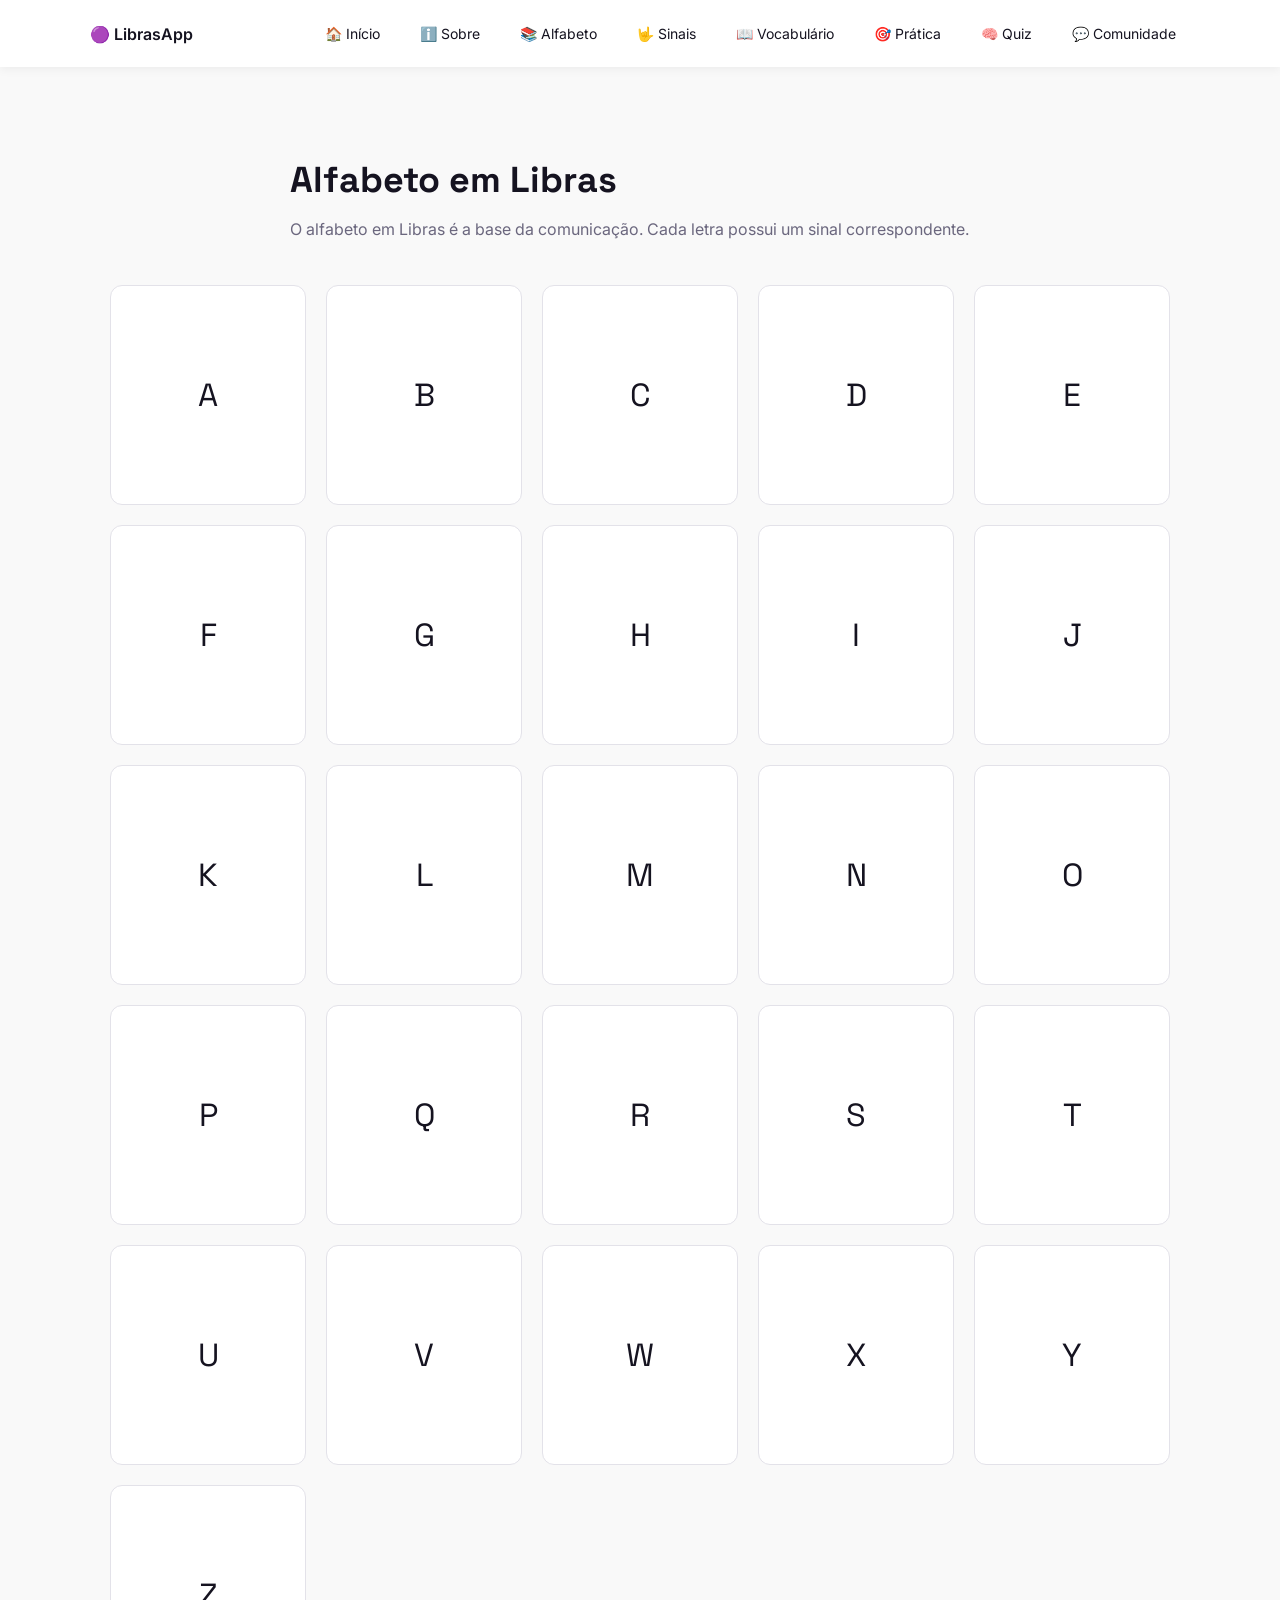
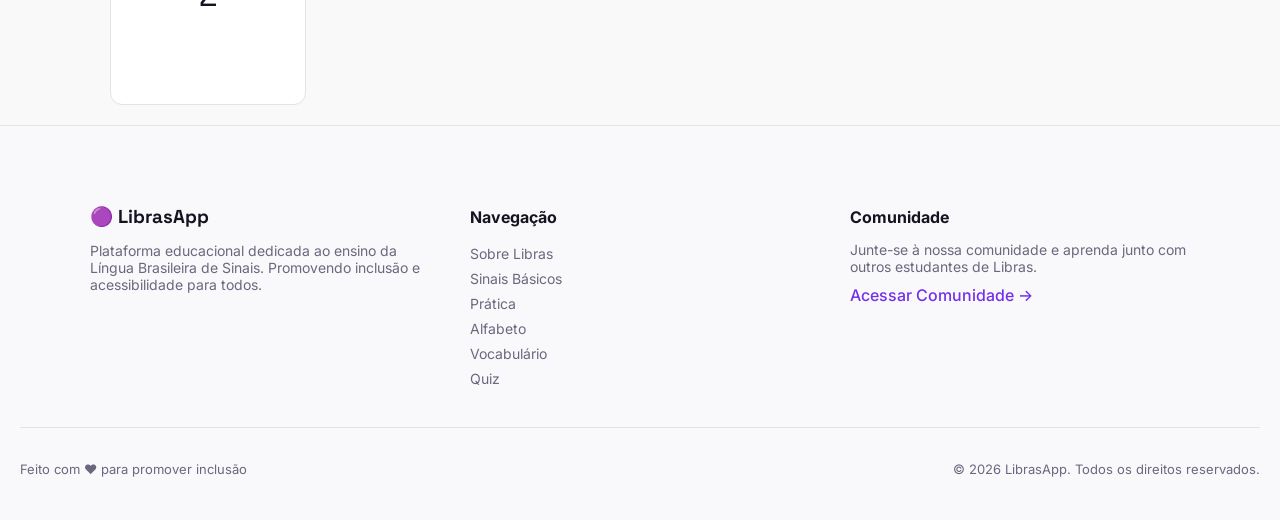
<file: alfabeto.html>
<!DOCTYPE html>
<html lang="pt-BR">
<head>
    <meta charset="UTF-8">
    <meta name="viewport" content="width=device-width, initial-scale=1.0">

    <!-- FONTES -->
    <link href="https://fonts.googleapis.com/css2?family=Inter:wght@400;500;600&family=Space+Grotesk:wght@400;600&display=swap" rel="stylesheet">

    <!-- CSS -->
    <link rel="stylesheet" href="alfabeto.css">

    <!-- JS -->
    <script src="script.js" defer></script>

    <title>Alfabeto</title>
</head>

<body>

<!-- NAVBAR -->
<header>
    <nav class="navbar">
        <div class="nav-container">

            <div class="logo">🟣 LibrasApp</div>

            <button class="menu-toggle" id="menu-toggle">☰</button>

            <div class="nav-links" id="nav-links">
                <a href="index.html">🏠 Início</a>
                <a href="sobre.html">ℹ️ Sobre</a>
                <a href="alfabeto.html">📚 Alfabeto</a>
                <a href="sinais.html">🤟 Sinais</a>
                <a href="vocabulario.html">📖 Vocabulário</a>
                <a href="pratica.html">🎯 Prática</a>
                <a href="quiz.html">🧠 Quiz</a>
                <a href="#">💬 Comunidade</a>
            </div>

        </div>
    </nav>
</header>

<main>

    <!-- HERO -->
    <section class="sobre-hero reveal">
        <div class="conteudo">
            <h1>Alfabeto em Libras</h1>
            <p>
                O alfabeto em Libras é a base da comunicação.
                Cada letra possui um sinal correspondente.
            </p>
        </div>
    </section>

    <!-- GRID -->
    <section class="alfabeto">
        <div class="alfabeto-grid">
            <!-- EXEMPLOS -->
            <div class="letra" data-letra="A" data-video="https://www.youtube.com/embed/U1r7oD6EwG0">A</div>
            <div class="letra" data-letra="B" data-video="https://www.youtube.com/embed/xAM1L3j9DsA">B</div>
            <div class="letra" data-letra="C" data-video="https://www.youtube.com/embed/1q7vd8eRiaA">C</div>
            <div class="letra" data-letra="D" data-video="https://www.youtube.com/embed/U1r7oD6EwG0">D</div>
            <div class="letra" data-letra="E" data-video="https://www.youtube.com/embed/xAM1L3j9DsA">E</div>
            <div class="letra" data-letra="F" data-video="https://www.youtube.com/embed/1q7vd8eRiaA">F</div>
            <div class="letra" data-letra="G" data-video="https://www.youtube.com/embed/U1r7oD6EwG0">G</div>
            <div class="letra" data-letra="H" data-video="https://www.youtube.com/embed/xAM1L3j9DsA">H</div>
            <div class="letra" data-letra="I" data-video="https://www.youtube.com/embed/1q7vd8eRiaA">I</div>
            <div class="letra" data-letra="J" data-video="https://www.youtube.com/embed/U1r7oD6EwG0">J</div>
            <div class="letra" data-letra="K" data-video="https://www.youtube.com/embed/xAM1L3j9DsA">K</div>
            <div class="letra" data-letra="L" data-video="https://www.youtube.com/embed/1q7vd8eRiaA">L</div>
            <div class="letra" data-letra="M" data-video="https://www.youtube.com/embed/U1r7oD6EwG0">M</div>
            <div class="letra" data-letra="N" data-video="https://www.youtube.com/embed/xAM1L3j9DsA">N</div>
            <div class="letra" data-letra="O" data-video="https://www.youtube.com/embed/1q7vd8eRiaA">O</div>
            <div class="letra" data-letra="P" data-video="https://www.youtube.com/embed/U1r7oD6EwG0">P</div>
            <div class="letra" data-letra="Q" data-video="https://www.youtube.com/embed/xAM1L3j9DsA">Q</div>
            <div class="letra" data-letra="R" data-video="https://www.youtube.com/embed/1q7vd8eRiaA">R</div>
            <div class="letra" data-letra="S" data-video="https://www.youtube.com/embed/U1r7oD6EwG0">S</div>
            <div class="letra" data-letra="T" data-video="https://www.youtube.com/embed/xAM1L3j9DsA">T</div>
            <div class="letra" data-letra="U" data-video="https://www.youtube.com/embed/1q7vd8eRiaA">U</div>
            <div class="letra" data-letra="V" data-video="https://www.youtube.com/embed/U1r7oD6EwG0">V</div>
            <div class="letra" data-letra="W" data-video="https://www.youtube.com/embed/xAM1L3j9DsA">W</div>
            <div class="letra" data-letra="X" data-video="https://www.youtube.com/embed/1q7vd8eRiaA">X</div>
            <div class="letra" data-letra="Y" data-video="https://www.youtube.com/embed/U1r7oD6EwG0">Y</div>
            <div class="letra" data-letra="Z" data-video="https://www.youtube.com/embed/xAM1L3j9DsA">Z</div>
        
            </div>
    </section>

</main>

<!-- MODAL -->
<div id="modal" class="modal">
    <div class="modal-content">

        <span class="close">&times;</span>

        <iframe id="video" src="" frameborder="0" allowfullscreen></iframe>

        <div class="modal-info">
            <h2 id="titulo"></h2>

            <p><strong>Alfabeto</strong></p>

            <p id="descricao"></p>

            <div class="modal-actions">
                <button class="btn">⭐ Favoritar</button>
                <button class="btn">✔ Marcar como aprendido</button>
            </div>
        </div>

    </div>
</div>

<!-- FOOTER -->
<footer class="footer">

    <div class="footer-container">

        <div class="footer-brand">
            <h3>🟣 LibrasApp</h3>
            <p>
                Plataforma educacional dedicada ao ensino da Língua Brasileira de Sinais.
                Promovendo inclusão e acessibilidade para todos.
            </p>
        </div>

        <div class="footer-links">
            <h4>Navegação</h4>
            <a href="#">Sobre Libras</a>
            <a href="#">Sinais Básicos</a>
            <a href="#">Prática</a>
            <a href="#">Alfabeto</a>
            <a href="#">Vocabulário</a>
            <a href="#">Quiz</a>
        </div>

        <div class="footer-community">
            <h4>Comunidade</h4>
            <p>
                Junte-se à nossa comunidade e aprenda junto com outros estudantes de Libras.
            </p>
            <a href="#" class="community-link">Acessar Comunidade →</a>
        </div>

    </div>

    <div class="footer-bottom">
        <p>Feito com ❤️ para promover inclusão</p>
        <p>© 2026 LibrasApp. Todos os direitos reservados.</p>
    </div>

</footer>

</body>
</html>
</file>
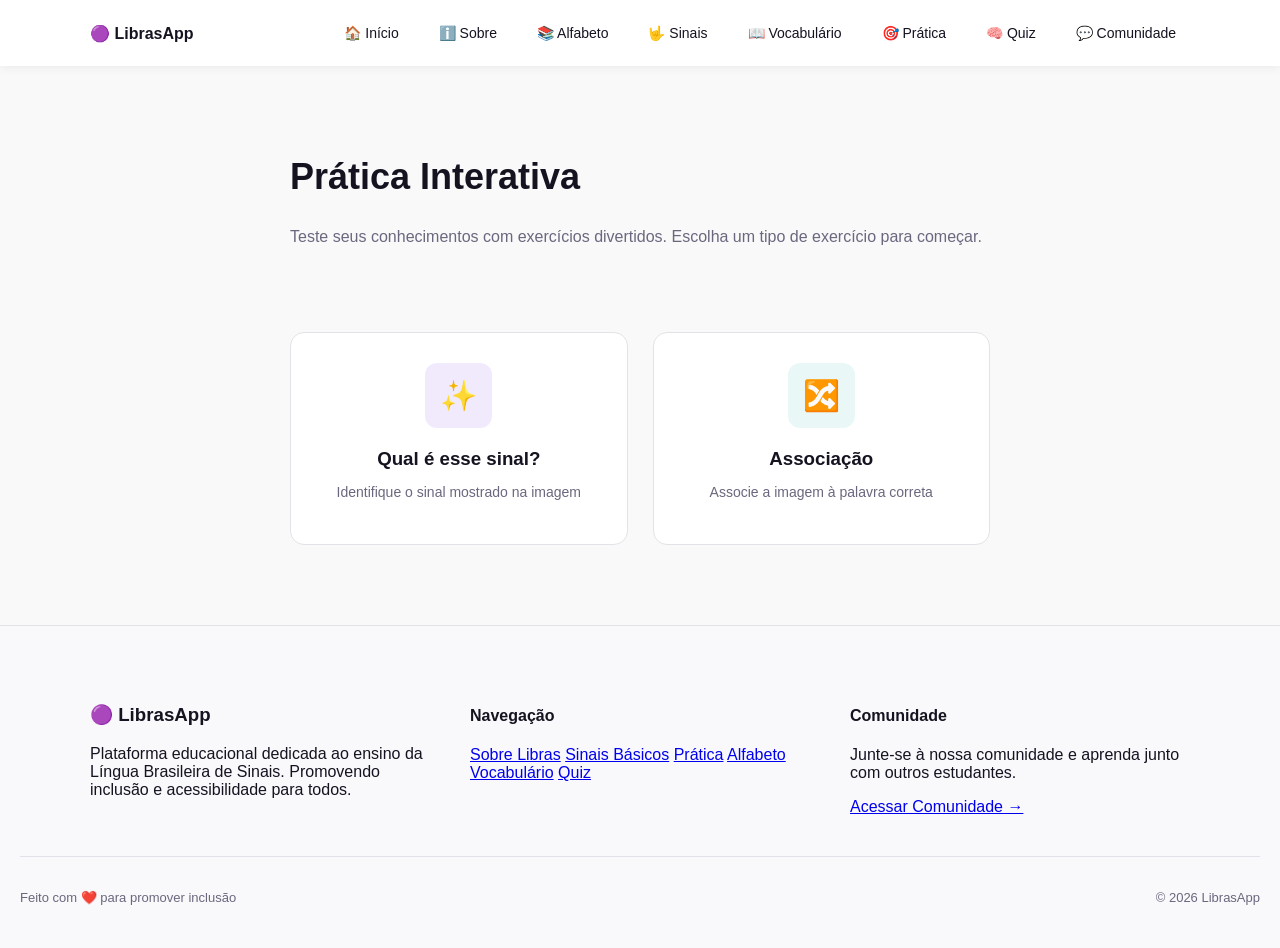
<file: pratica.html>
<!DOCTYPE html>
<html lang="pt-BR">
<head>
    <meta charset="UTF-8">
    <meta name="viewport" content="width=device-width, initial-scale=1.0">

    <!-- CSS -->
    <link rel="stylesheet" href="pratica.css">

    <!-- JavaScript -->
    <script src="script.js" defer></script>

    <title>Prática</title>
</head>

<body>

    <!-- NAVBAR -->
    <header>
        <nav class="navbar">
            <div class="nav-container">

                <div class="logo">🟣 LibrasApp</div>

                <button class="menu-toggle" id="menu-toggle">☰</button>

                <div class="nav-links" id="nav-links">
                    <a href="index.html">🏠 Início</a>
                    <a href="sobre.html">ℹ️ Sobre</a>
                    <a href="alfabeto.html">📚 Alfabeto</a>
                    <a href="sinais.html">🤟 Sinais</a>
                    <a href="vocabulario.html">📖 Vocabulário</a>
                    <a href="pratica.html">🎯 Prática</a>
                    <a href="quiz.html">🧠 Quiz</a>
                    <a href="#">💬 Comunidade</a>
                </div>

            </div>
        </nav>
    </header>

    <!-- MAIN -->
    <main>

        <!-- HERO -->
        <section class="hero">
            <div class="hero-content">
                <h1>Prática Interativa</h1>
                <p>
                    Teste seus conhecimentos com exercícios divertidos.
                    Escolha um tipo de exercício para começar.
                </p>
            </div>
        </section>

        <!-- CARDS -->
        <section class="pratica">
            <div class="pratica-grid">

                <!-- CARD 1 -->
                <div class="card">
                    <div class="card-icon purple">✨</div>
                    <h3>Qual é esse sinal?</h3>
                    <p>Identifique o sinal mostrado na imagem</p>
                </div>

                <!-- CARD 2 -->
                <div class="card">
                    <div class="card-icon green">🔀</div>
                    <h3>Associação</h3>
                    <p>Associe a imagem à palavra correta</p>
                </div>

            </div>
        </section>

    </main>

    <!-- FOOTER -->
    <footer class="footer">

        <div class="footer-container">

            <div class="footer-brand">
                <h3>🟣 LibrasApp</h3>
                <p>
                    Plataforma educacional dedicada ao ensino da Língua Brasileira de Sinais.
                    Promovendo inclusão e acessibilidade para todos.
                </p>
            </div>

            <div class="footer-links">
                <h4>Navegação</h4>
                <a href="#">Sobre Libras</a>
                <a href="#">Sinais Básicos</a>
                <a href="#">Prática</a>
                <a href="#">Alfabeto</a>
                <a href="#">Vocabulário</a>
                <a href="#">Quiz</a>
            </div>

            <div class="footer-community">
                <h4>Comunidade</h4>
                <p>
                    Junte-se à nossa comunidade e aprenda junto com outros estudantes.
                </p>
                <a href="#" class="community-link">Acessar Comunidade →</a>
            </div>

        </div>

        <div class="footer-bottom">
            <p>Feito com ❤️ para promover inclusão</p>
            <p>© 2026 LibrasApp</p>
        </div>

    </footer>

</body>
</html>
</file>
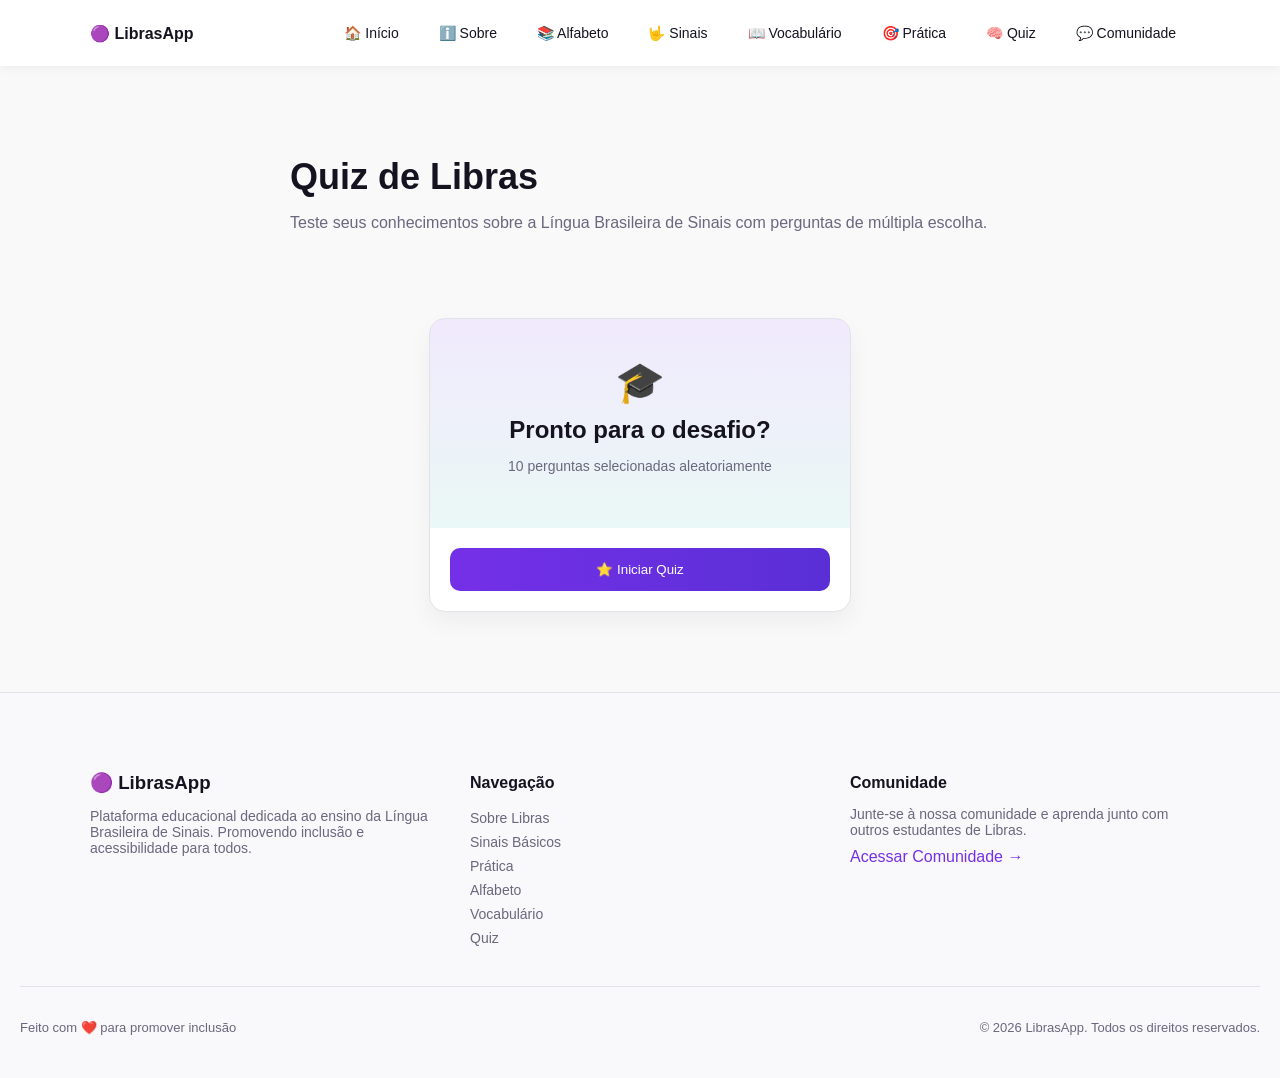
<file: quiz.html>
<!DOCTYPE html>
<html lang="pt-BR">
<head>
    <meta charset="UTF-8">
    <meta name="viewport" content="width=device-width, initial-scale=1.0">

    <!-- CSS -->
    <link rel="stylesheet" href="quiz.css">

    <!-- JavaScript -->
    <script src="script.js" defer></script>

    <title>Quiz de Libras</title>
</head>

<body>

    <!-- NAVBAR -->
    <header>
        <nav class="navbar">
            <div class="nav-container">

                <div class="logo">🟣 LibrasApp</div>

                <button class="menu-toggle" id="menu-toggle">☰</button>

                <div class="nav-links" id="nav-links">
                    <a href="index.html">🏠 Início</a>
                    <a href="sobre.html">ℹ️ Sobre</a>
                    <a href="alfabeto.html">📚 Alfabeto</a>
                    <a href="sinais.html">🤟 Sinais</a>
                    <a href="vocabulario.html">📖 Vocabulário</a>
                    <a href="pratica.html">🎯 Prática</a>
                    <a href="quiz.html">🧠 Quiz</a>
                    <a href="#">💬 Comunidade</a>
                </div>

            </div>
        </nav>
    </header>

    <!-- CONTEÚDO -->
    <main>

        <!-- HERO -->
        <section class="hero">
            <div class="hero-content">
                <h1>Quiz de Libras</h1>
                <p>
                    Teste seus conhecimentos sobre a Língua Brasileira de Sinais
                    com perguntas de múltipla escolha.
                </p>
            </div>
        </section>

        <!-- CARD QUIZ -->
        <section class="quiz-container">
            <div class="quiz-card">

                <div class="quiz-top">
                    <div class="icon">🎓</div>
                    <h2>Pronto para o desafio?</h2>
                    <p>10 perguntas selecionadas aleatoriamente</p>
                </div>

                <div class="quiz-bottom">
                    <button class="btn-quiz">⭐ Iniciar Quiz</button>
                </div>

            </div>
        </section>

    </main>

    <!-- FOOTER -->
    <footer class="footer">

        <div class="footer-container">

            <!-- LOGO / DESCRIÇÃO -->
            <div class="footer-brand">
                <h3>🟣 LibrasApp</h3>
                <p>
                    Plataforma educacional dedicada ao ensino da Língua Brasileira de Sinais.
                    Promovendo inclusão e acessibilidade para todos.
                </p>
            </div>

            <!-- NAVEGAÇÃO -->
            <div class="footer-links">
                <h4>Navegação</h4>
                <a href="#">Sobre Libras</a>
                <a href="#">Sinais Básicos</a>
                <a href="#">Prática</a>
                <a href="#">Alfabeto</a>
                <a href="#">Vocabulário</a>
                <a href="#">Quiz</a>
            </div>

            <!-- COMUNIDADE -->
            <div class="footer-community">
                <h4>Comunidade</h4>
                <p>
                    Junte-se à nossa comunidade e aprenda junto com outros estudantes de Libras.
                </p>
                <a href="#" class="community-link">Acessar Comunidade →</a>
            </div>

        </div>

        <!-- LINHA -->
        <div class="footer-bottom">
            <p>Feito com ❤️ para promover inclusão</p>
            <p>© 2026 LibrasApp. Todos os direitos reservados.</p>
        </div>

    </footer>

</body>
</html>
</file>
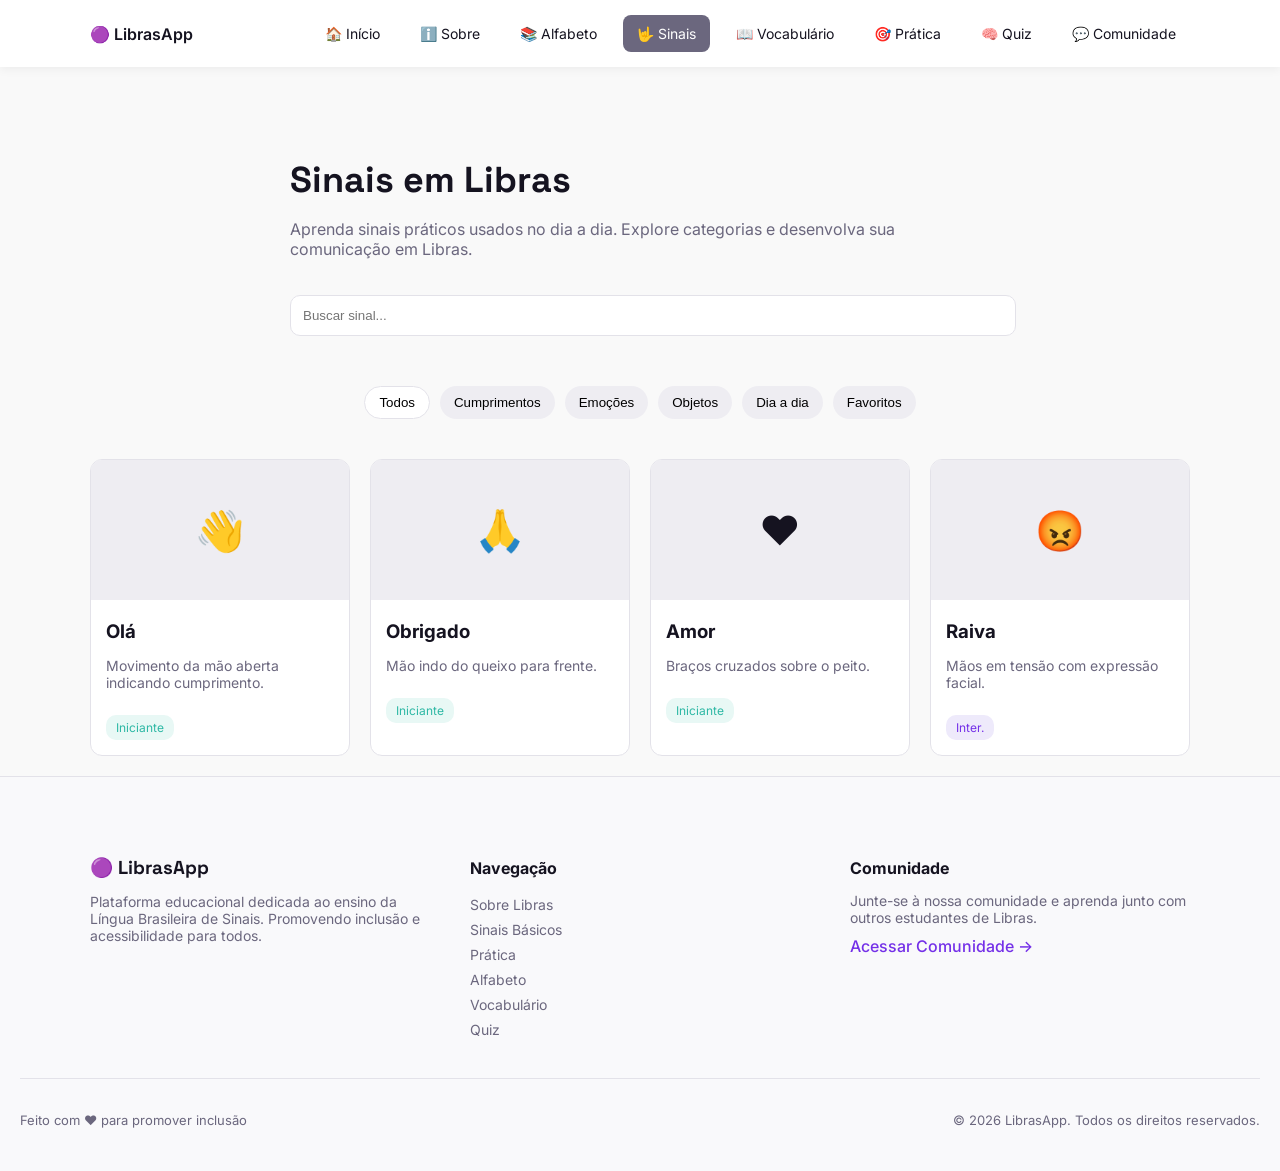
<file: sinais.html>
<!DOCTYPE html>
<html lang="pt-BR">
<head>
    <meta charset="UTF-8">
    <meta name="viewport" content="width=device-width, initial-scale=1.0">

    <!-- FONT -->
    <link href="https://fonts.googleapis.com/css2?family=Inter:wght@400;500;600&family=Space+Grotesk:wght@400;500;600&display=swap" rel="stylesheet">

    <!-- CSS -->
    <link rel="stylesheet" href="sinais.css">

    <!-- JavaScript -->
    <script src="script.js" defer></script>

    <title>Sinais</title>
</head>

<body>

<!-- NAVBAR -->
<header>
    <nav class="navbar">
        <div class="nav-container">

            <div class="logo">🟣 LibrasApp</div>

            <button class="menu-toggle">☰</button>

            <div class="nav-links">
                <a href="index.html">🏠 Início</a>
                <a href="sobre.html">ℹ️ Sobre</a>
                <a href="alfabeto.html">📚 Alfabeto</a>
                <a href="sinais.html" class="active">🤟 Sinais</a>
                <a href="vocabulario.html">📖 Vocabulário</a>
                <a href="pratica.html">🎯 Prática</a>
                <a href="quiz.html">🧠 Quiz</a>
                <a href="#">💬 Comunidade</a>
            </div>

        </div>
    </nav>
</header>

<main>

    <!-- HERO -->
    <section class="hero reveal">
        <div class="hero-content">
            <h1>Sinais em Libras</h1>
            <p>
                Aprenda sinais práticos usados no dia a dia. Explore categorias e desenvolva sua comunicação em Libras.
            </p>

            <input type="text" placeholder="Buscar sinal..." class="search">
        </div>
    </section>

    <!-- FILTROS -->
    <section class="filtros reveal">
        <button class="filtro active">Todos</button>
        <button class="filtro">Cumprimentos</button>
        <button class="filtro">Emoções</button>
        <button class="filtro">Objetos</button>
        <button class="filtro">Dia a dia</button>
        <button class="filtro">Favoritos</button>
    </section>

    <!-- GRID -->
    <section class="sinais">
        <div class="sinais-grid">

            <div class="card reveal reveal-left">
                <div class="card-top">👋</div>
                <div class="card-body">
                    <h3>Olá</h3>
                    <p>Movimento da mão aberta indicando cumprimento.</p>
                    <span class="nivel iniciante">Iniciante</span>
                </div>
            </div>

            <div class="card reveal reveal-right">
                <div class="card-top">🙏</div>
                <div class="card-body">
                    <h3>Obrigado</h3>
                    <p>Mão indo do queixo para frente.</p>
                    <span class="nivel iniciante">Iniciante</span>
                </div>
            </div>

            <div class="card reveal reveal-left">
                <div class="card-top">❤️</div>
                <div class="card-body">
                    <h3>Amor</h3>
                    <p>Braços cruzados sobre o peito.</p>
                    <span class="nivel iniciante">Iniciante</span>
                </div>
            </div>

            <div class="card reveal reveal-right">
                <div class="card-top">😡</div>
                <div class="card-body">
                    <h3>Raiva</h3>
                    <p>Mãos em tensão com expressão facial.</p>
                    <span class="nivel intermediario">Inter.</span>
                </div>
            </div>

        </div>
    </section>

</main>

<!-- FOOTER -->
<footer class="footer">

    <div class="footer-container">

        <div class="footer-brand">
            <h3>🟣 LibrasApp</h3>
            <p>
                Plataforma educacional dedicada ao ensino da Língua Brasileira de Sinais.
                Promovendo inclusão e acessibilidade para todos.
            </p>
        </div>

        <div class="footer-links">
            <h4>Navegação</h4>
            <a href="#">Sobre Libras</a>
            <a href="#">Sinais Básicos</a>
            <a href="#">Prática</a>
            <a href="#">Alfabeto</a>
            <a href="#">Vocabulário</a>
            <a href="#">Quiz</a>
        </div>

        <div class="footer-community">
            <h4>Comunidade</h4>
            <p>
                Junte-se à nossa comunidade e aprenda junto com outros estudantes de Libras.
            </p>
            <a href="#" class="community-link">Acessar Comunidade →</a>
        </div>

    </div>

    <div class="footer-bottom">
        <p>Feito com ❤️ para promover inclusão</p>
        <p>© 2026 LibrasApp. Todos os direitos reservados.</p>
    </div>

</footer>

</body>
</html>
</file>
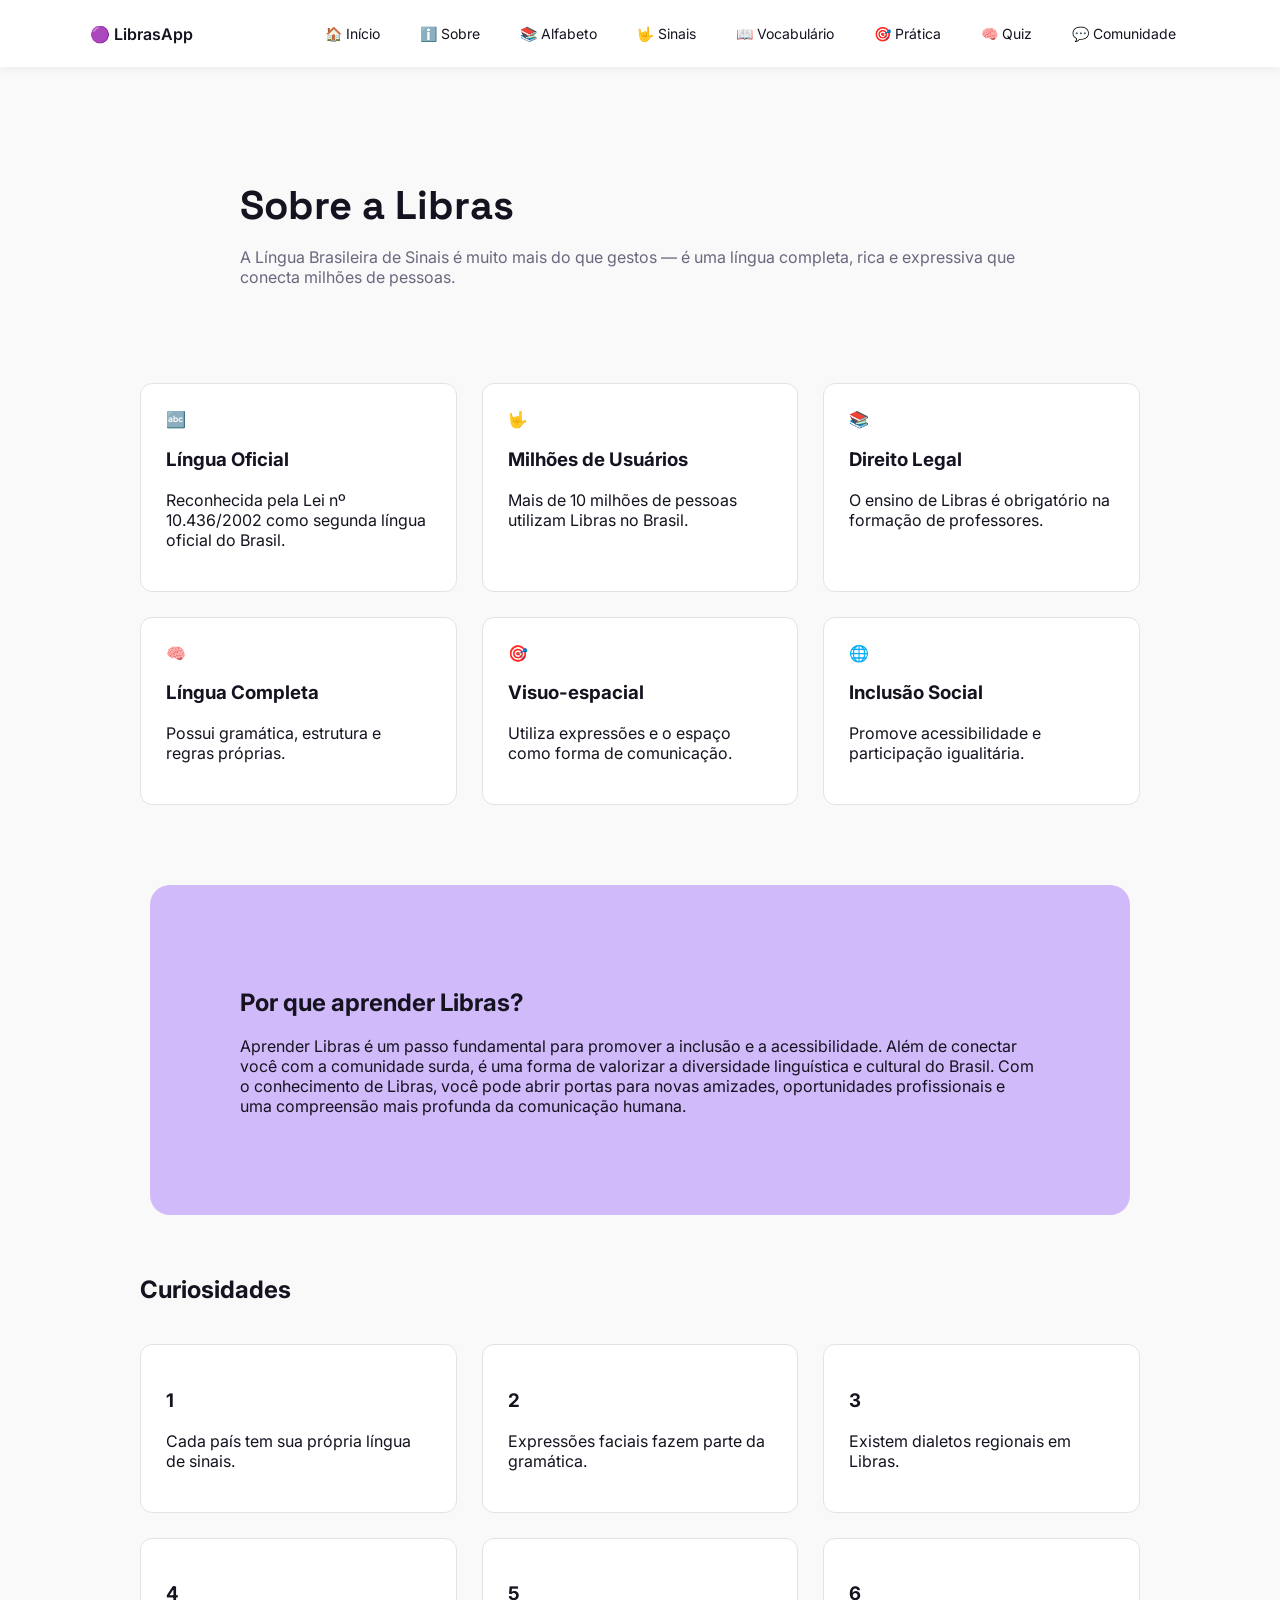
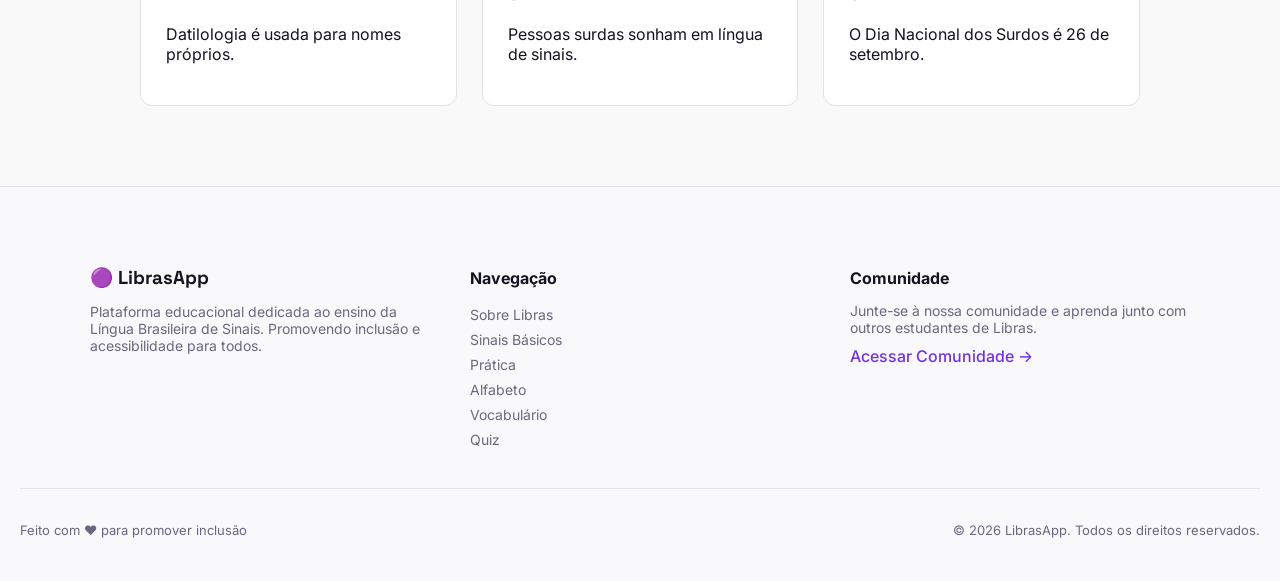
<file: sobre.html>
<!DOCTYPE html>
<html lang="pt-BR">
<head>
    <meta charset="UTF-8">
    <meta name="viewport" content="width=device-width, initial-scale=1.0">

    <!-- FONTES -->
    <link href="https://fonts.googleapis.com/css2?family=Inter:wght@400;500;600&family=Space+Grotesk:wght@400;500;600&display=swap" rel="stylesheet">

    <!-- CSS -->
    <link rel="stylesheet" href="sobre.css">

    <!-- JS -->
    <script src="script.js" defer></script>

    <title>Sobre</title>
</head>

<body>

    <!-- NAVBAR -->
    <header>
        <nav class="navbar">
            <div class="nav-container">

                <div class="logo">🟣 LibrasApp</div>

                <button class="menu-toggle" id="menu-toggle">☰</button>

                <div class="nav-links" id="nav-links">
                    <a href="index.html">🏠 Início</a>
                    <a href="sobre.html">ℹ️ Sobre</a>
                    <a href="alfabeto.html">📚 Alfabeto</a>
                    <a href="sinais.html">🤟 Sinais</a>
                    <a href="vocabulario.html">📖 Vocabulário</a>
                    <a href="pratica.html">🎯 Prática</a>
                    <a href="quiz.html">🧠 Quiz</a>
                    <a href="#">💬 Comunidade</a>
                </div>

            </div>
        </nav>
    </header>
    <main>

        <!-- HERO -->
        <section class="sobre-hero reveal">
            <div class="conteudo">
                <h1>Sobre a Libras</h1>
                <p>
                    A Língua Brasileira de Sinais é muito mais do que gestos — é uma língua completa,
                    rica e expressiva que conecta milhões de pessoas.
                </p>
            </div>
        </section>

        <!-- CARDS -->
        <section class="sobre-cards">
            <div class="card-grid">

                <div class="card reveal">
                    <div class="icon">🔤</div>
                    <h3>Língua Oficial</h3>
                    <p>Reconhecida pela Lei nº 10.436/2002 como segunda língua oficial do Brasil.</p>
                </div>

                <div class="card reveal">
                    <div class="icon">🤟</div>
                    <h3>Milhões de Usuários</h3>
                    <p>Mais de 10 milhões de pessoas utilizam Libras no Brasil.</p>
                </div>

                <div class="card reveal">
                    <div class="icon">📚</div>
                    <h3>Direito Legal</h3>
                    <p>O ensino de Libras é obrigatório na formação de professores.</p>
                </div>

                <div class="card reveal">
                    <div class="icon">🧠</div>
                    <h3>Língua Completa</h3>
                    <p>Possui gramática, estrutura e regras próprias.</p>
                </div>

                <div class="card reveal">
                    <div class="icon">🎯</div>
                    <h3>Visuo-espacial</h3>
                    <p>Utiliza expressões e o espaço como forma de comunicação.</p>
                </div>

                <div class="card reveal">
                    <div class="icon">🌐</div>
                    <h3>Inclusão Social</h3>
                    <p>Promove acessibilidade e participação igualitária.</p>
                </div>

            </div>
        </section>

        <!-- POR QUE -->
        <section class="pq-card reveal">
            <div class="pq-container">
                <h2>Por que aprender Libras?</h2>
                <p>
                    Aprender Libras é um passo fundamental para promover a inclusão e a acessibilidade.
                    Além de conectar você com a comunidade surda, é uma forma de valorizar a diversidade linguística
                    e cultural do Brasil. Com o conhecimento de Libras, você pode abrir portas para novas amizades,
                    oportunidades profissionais e uma compreensão mais profunda da comunicação humana.
                </p>
            </div>
        </section>

        <!-- CURIOSIDADES -->
        <section class="curiosidades reveal">
            <h2>Curiosidades</h2>

            <div class="card-grid">

                <div class="card reveal">
                    <h3>1</h3>
                    <p>Cada país tem sua própria língua de sinais.</p>
                </div>

                <div class="card reveal">
                    <h3>2</h3>
                    <p>Expressões faciais fazem parte da gramática.</p>
                </div>

                <div class="card reveal">
                    <h3>3</h3>
                    <p>Existem dialetos regionais em Libras.</p>
                </div>

                <div class="card reveal">
                    <h3>4</h3>
                    <p>Datilologia é usada para nomes próprios.</p>
                </div>

                <div class="card reveal">
                    <h3>5</h3>
                    <p>Pessoas surdas sonham em língua de sinais.</p>
                </div>

                <div class="card reveal">
                    <h3>6</h3>
                    <p>O Dia Nacional dos Surdos é 26 de setembro.</p>
                </div>

            </div>
        </section>

    </main>

        <!-- FOOTER -->
    <footer class="footer">

        <div class="footer-container">

            <!-- LOGO / DESCRIÇÃO -->
            <div class="footer-brand">
                <h3>🟣 LibrasApp</h3>
                <p>
                    Plataforma educacional dedicada ao ensino da Língua Brasileira de Sinais.
                    Promovendo inclusão e acessibilidade para todos.
                </p>
            </div>

            <!-- NAVEGAÇÃO -->
            <div class="footer-links">
                <h4>Navegação</h4>
                <a href="#">Sobre Libras</a>
                <a href="#">Sinais Básicos</a>
                <a href="#">Prática</a>
                <a href="#">Alfabeto</a>
                <a href="#">Vocabulário</a>
                <a href="#">Quiz</a>
            </div>

            <!-- COMUNIDADE -->
            <div class="footer-community">
                <h4>Comunidade</h4>
                <p>
                    Junte-se à nossa comunidade e aprenda junto com outros estudantes de Libras.
                </p>
                <a href="#" class="community-link">Acessar Comunidade →</a>
            </div>

        </div>

        <!-- LINHA -->
        <div class="footer-bottom">
            <p>Feito com ❤️ para promover inclusão</p>
            <p>© 2026 LibrasApp. Todos os direitos reservados.</p>
        </div>





</body>
</html>
</file>
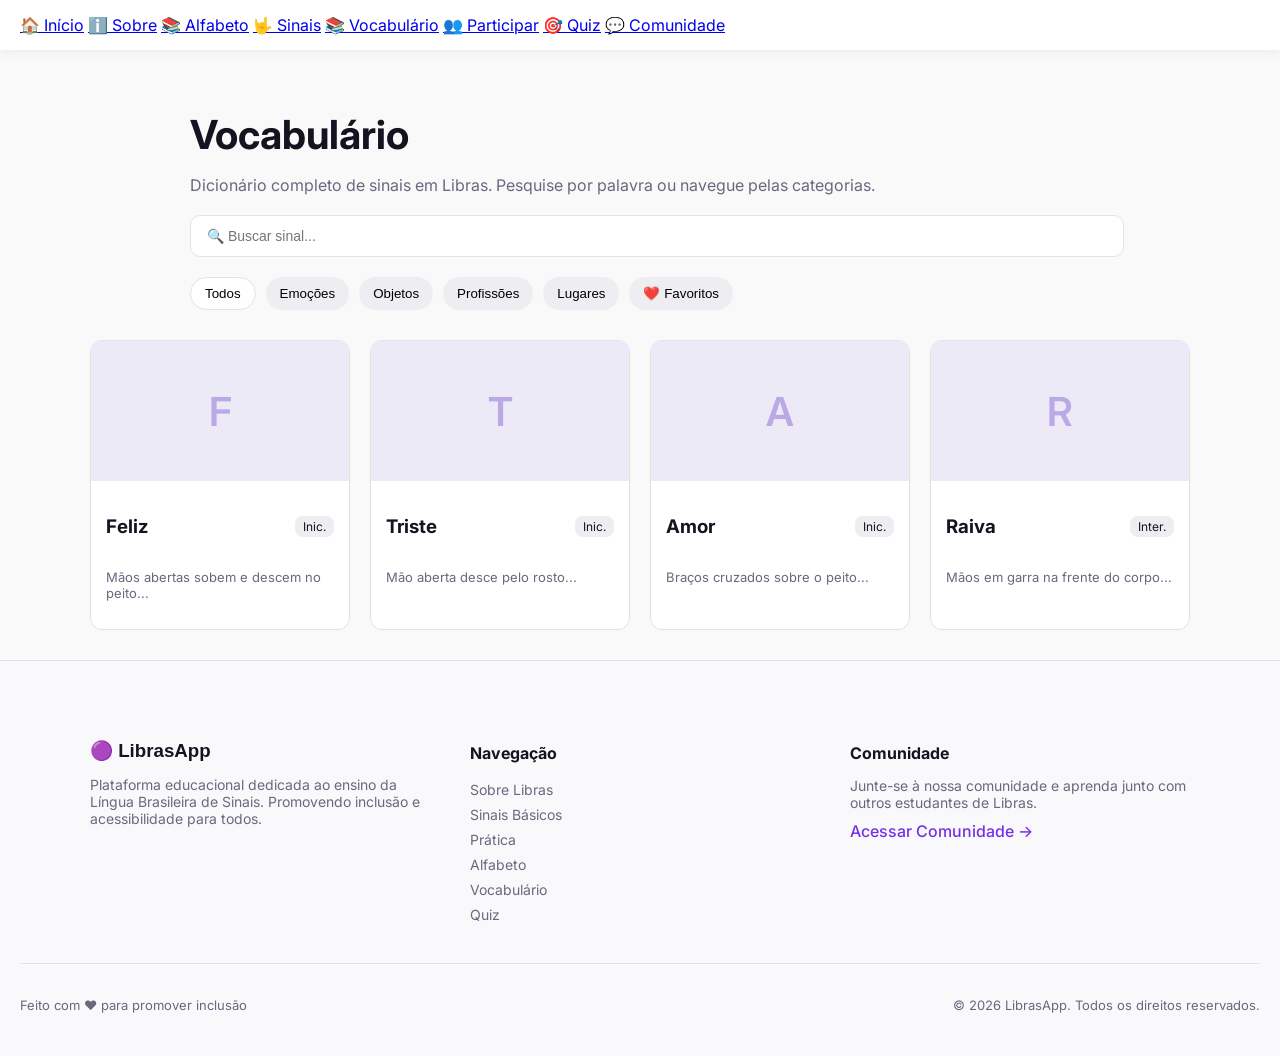
<file: vocabolario.html>
<!DOCTYPE html>
<html lang="pt-BR">
<head>
    <meta charset="UTF-8">
    <meta name="viewport" content="width=device-width, initial-scale=1.0">

    <!-- FONTES -->
    <link href="https://fonts.googleapis.com/css2?family=Inter:wght@400;500;600&display=swap" rel="stylesheet">

    <!-- CSS -->
    <link rel="stylesheet" href="vocabulario.css">

    <title>Vocabulário</title>
</head>

<body>

<!-- NAVBAR -->
<header>
    <nav class="navbar">
        <a href="index.html">🏠 Início</a>
        <a href="sobre.html">ℹ️ Sobre</a>
        <a href="alfabeto.html">📚 Alfabeto</a>
        <a href="#">🤟 Sinais</a>
        <a href="vocabulario.html" class="active">📚 Vocabulário</a>
        <a href="#">👥 Participar</a>
        <a href="#">🎯 Quiz</a>
        <a href="#">💬 Comunidade</a>
    </nav>
</header>

<main>

    <!-- HEADER -->
    <section class="vocab-header">
        <h1>Vocabulário</h1>
        <p>Dicionário completo de sinais em Libras. Pesquise por palavra ou navegue pelas categorias.</p>

        <input type="text" placeholder="🔍 Buscar sinal..." class="search">
    </section>

    <!-- FILTROS -->
    <section class="filters">
        <button class="active">Todos</button>
        <button>Emoções</button>
        <button>Objetos</button>
        <button>Profissões</button>
        <button>Lugares</button>
        <button>❤️ Favoritos</button>
    </section>

    <!-- CARDS -->
    <section class="cards">

        <div class="card">
            <div class="card-top">F</div>
            <div class="card-body">
                <div class="card-header">
                    <h3>Feliz</h3>
                    <span>Inic.</span>
                </div>
                <p>Mãos abertas sobem e descem no peito...</p>
            </div>
        </div>

        <div class="card">
            <div class="card-top">T</div>
            <div class="card-body">
                <div class="card-header">
                    <h3>Triste</h3>
                    <span>Inic.</span>
                </div>
                <p>Mão aberta desce pelo rosto...</p>
            </div>
        </div>

        <div class="card">
            <div class="card-top">A</div>
            <div class="card-body">
                <div class="card-header">
                    <h3>Amor</h3>
                    <span>Inic.</span>
                </div>
                <p>Braços cruzados sobre o peito...</p>
            </div>
        </div>

        <div class="card">
            <div class="card-top">R</div>
            <div class="card-body">
                <div class="card-header">
                    <h3>Raiva</h3>
                    <span>Inter.</span>
                </div>
                <p>Mãos em garra na frente do corpo...</p>
            </div>
        </div>

    </section>

        <!-- FOOTER -->
    <footer class="footer">

        <div class="footer-container">

            <!-- LOGO / DESCRIÇÃO -->
            <div class="footer-brand">
                <h3>🟣 LibrasApp</h3>
                <p>
                    Plataforma educacional dedicada ao ensino da Língua Brasileira de Sinais.
                    Promovendo inclusão e acessibilidade para todos.
                </p>
            </div>

            <!-- NAVEGAÇÃO -->
            <div class="footer-links">
                <h4>Navegação</h4>
                <a href="#">Sobre Libras</a>
                <a href="#">Sinais Básicos</a>
                <a href="#">Prática</a>
                <a href="#">Alfabeto</a>
                <a href="#">Vocabulário</a>
                <a href="#">Quiz</a>
            </div>

            <!-- COMUNIDADE -->
            <div class="footer-community">
                <h4>Comunidade</h4>
                <p>
                    Junte-se à nossa comunidade e aprenda junto com outros estudantes de Libras.
                </p>
                <a href="#" class="community-link">Acessar Comunidade →</a>
            </div>

        </div>

        <!-- LINHA -->
        <div class="footer-bottom">
            <p>Feito com ❤️ para promover inclusão</p>
            <p>© 2026 LibrasApp. Todos os direitos reservados.</p>
        </div>
</main>

</body>
</html>
</file>
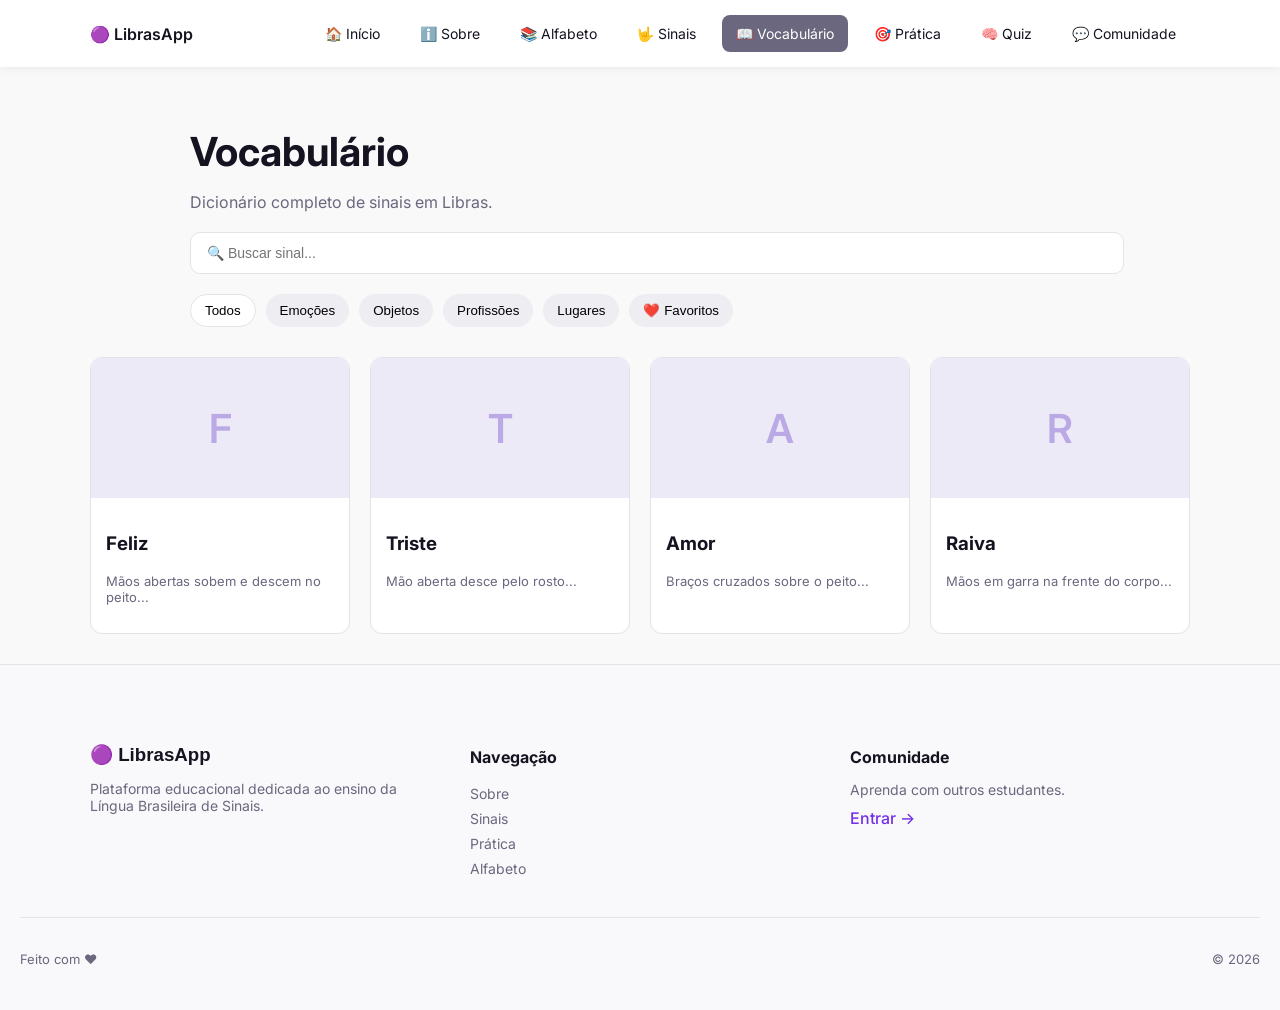
<file: vocabulario.html>
<!DOCTYPE html>
<html lang="pt-BR">
<head>
    <meta charset="UTF-8">
    <meta name="viewport" content="width=device-width, initial-scale=1.0">

    <!-- FONTES -->
    <link href="https://fonts.googleapis.com/css2?family=Inter:wght@400;500;600&display=swap" rel="stylesheet">

    <!-- CSS -->
    <link rel="stylesheet" href="vocabulario.css">

    <!-- JavaScript -->
    <script src="script.js" defer></script>

    <title>Vocabulário</title>
</head>

<body>

<header>
    <nav class="navbar">
        <div class="nav-container">

            <div class="logo">🟣 LibrasApp</div>

            <button class="menu-toggle">☰</button>

            <div class="nav-links">
                <a href="index.html">🏠 Início</a>
                <a href="sobre.html">ℹ️ Sobre</a>
                <a href="alfabeto.html">📚 Alfabeto</a>
                <a href="sinais.html">🤟 Sinais</a>
                <a href="vocabulario.html" class="active">📖 Vocabulário</a>
                <a href="pratica.html">🎯 Prática</a>
                <a href="quiz.html">🧠 Quiz</a>
                <a href="#">💬 Comunidade</a>
            </div>

        </div>
    </nav>
</header>

<main>

    <section class="vocab-header reveal">
        <h1>Vocabulário</h1>
        <p>Dicionário completo de sinais em Libras.</p>

        <input type="text" placeholder="🔍 Buscar sinal..." class="search">
    </section>

    <section class="filters reveal">
        <button class="active">Todos</button>
        <button>Emoções</button>
        <button>Objetos</button>
        <button>Profissões</button>
        <button>Lugares</button>
        <button>❤️ Favoritos</button>
    </section>

    <section class="cards">

        <div class="card reveal reveal-left">
            <div class="card-top">F</div>
            <div class="card-body">
                <h3>Feliz</h3>
                <p>Mãos abertas sobem e descem no peito...</p>
            </div>
        </div>

        <div class="card reveal reveal-right">
            <div class="card-top">T</div>
            <div class="card-body">
                <h3>Triste</h3>
                <p>Mão aberta desce pelo rosto...</p>
            </div>
        </div>

        <div class="card reveal reveal-left">
            <div class="card-top">A</div>
            <div class="card-body">
                <h3>Amor</h3>
                <p>Braços cruzados sobre o peito...</p>
            </div>
        </div>

        <div class="card reveal reveal-right">
            <div class="card-top">R</div>
            <div class="card-body">
                <h3>Raiva</h3>
                <p>Mãos em garra na frente do corpo...</p>
            </div>
        </div>

    </section>

</main>

<footer class="footer">

    <div class="footer-container">

        <div class="footer-brand">
            <h3>🟣 LibrasApp</h3>
            <p>
                Plataforma educacional dedicada ao ensino da Língua Brasileira de Sinais.
            </p>
        </div>

        <div class="footer-links">
            <h4>Navegação</h4>
            <a href="#">Sobre</a>
            <a href="#">Sinais</a>
            <a href="#">Prática</a>
            <a href="#">Alfabeto</a>
        </div>

        <div class="footer-community">
            <h4>Comunidade</h4>
            <p>Aprenda com outros estudantes.</p>
            <a href="#" class="community-link">Entrar →</a>
        </div>

    </div>

    <div class="footer-bottom">
        <p>Feito com ❤️</p>
        <p>© 2026</p>
    </div>

</footer>

</body>
</html>
</file>
<file: alfabeto.css>
/* =======================
   VARIÁVEIS
======================= */
:root {
    --background-color: #F9F9F9;
    --foreground-color: #151320;
    --card-color: #FFFFFF;
    --primary-color: #7430E8;
    --secondary-color: #eeedf2;
    --accent-color: #2EB8A5;
    --muted-foreground-color: #6B677E;
    --border-color: #e3e2e9;
}

/* =======================
   RESET
======================= */
* {
    box-sizing: border-box;
}

body {
    margin: 0;
    font-family: 'Inter', sans-serif;
    background-color: var(--background-color);
    color: var(--foreground-color);
}

/* =======================
   NAVBAR
======================= */
.navbar {
    background-color: var(--card-color);
    padding: 15px 20px;
    box-shadow: 0 2px 10px rgba(0, 0, 0, 0.06);
}

/* CONTAINER */
.nav-container {
    max-width: 1100px;
    margin: 0 auto;

    display: flex;
    justify-content: space-between;
    align-items: center;

    position: relative; /* 🔥 ESSENCIAL */
}

/* LOGO */
.logo {
    font-weight: 600;
}

/* LINKS DESKTOP */
.nav-links {
    display: flex;
    gap: 12px;
}

/* LINKS */
.nav-links a {
    text-decoration: none;
    color: var(--foreground-color);
    padding: 10px 14px;
    border-radius: 8px;
    transition: 0.25s ease;
    font-size: 14px;
}

.nav-links a:hover {
    background-color: var(--accent-color);
    color: white;
}

.nav-links a.active {
    background-color: #6B677E;
    color: white;
}

/* BOTÃO HAMBURGUER */
.menu-toggle {
    display: none;
    font-size: 24px;
    background: none;
    border: none;
    cursor: pointer;
}

/* =======================
   MOBILE
======================= */
@media (max-width: 768px) {

    .menu-toggle {
        display: block;
    }

    .nav-links {
        position: absolute;
        top: 60px;
        right: 0;

        width: 220px;
        flex-direction: column;

        background: var(--card-color);
        padding: 15px;
        border-radius: 12px;

        box-shadow: 0 10px 25px rgba(0,0,0,0.1);

        display: none;
        z-index: 9999;
    }

    .nav-links.active {
        display: flex;
    }

    .nav-links a {
        padding: 12px;
    }
}

/* =======================
   HERO (TEXTO)
======================= */
.sobre-hero {
    display: flex;
    justify-content: center;
    padding: 60px 20px 10px;
}

.conteudo {
    max-width: 700px;
    width: 100%;
    text-align: left;
}

.sobre-hero h1 {
    font-family: 'Space Grotesk', sans-serif;
    font-size: 36px;
    margin-bottom: 10px;
}

.sobre-hero p {
    color: var(--muted-foreground-color);
}

/* =======================
   ALFABETO
======================= */
.alfabeto {
    width: 100%;
    max-width: 1100px;
    margin: 0 auto;
    padding: 20px;
}

/* GRID */
.alfabeto-grid {
    display: grid;
    grid-template-columns: repeat(auto-fit, minmax(180px, 1fr)); /* mais equilibrado */
    gap: 20px;
}

/* CARD LETRA */
.letra {
    height: 220px;
    background: var(--card-color);
    border-radius: 12px;
    border: 1px solid var(--border-color);

    display: flex;
    align-items: center;
    justify-content: center;

    font-size: 32px;
    font-family: 'Space Grotesk', sans-serif;

    cursor: pointer; /* importante pra UX */
    transition: 0.3s;
}

.letra:hover {
    transform: translateY(-5px);
    border-color: var(--accent-color);
}

/* =======================
   MODAL
======================= */
.modal {
    display: none;
    position: fixed;
    z-index: 999;
    inset: 0;
    background: rgba(0,0,0,0.5);

    justify-content: center;
    align-items: center;
}

.modal-content {
    background: white;
    width: 90%;
    max-width: 600px;
    border-radius: 12px;
    padding: 20px;
    position: relative;
}

.close {
    position: absolute;
    top: 10px;
    right: 15px;
    font-size: 22px;
    cursor: pointer;
}

.modal iframe {
    width: 100%;
    height: 250px;
    border-radius: 10px;
    margin-bottom: 15px;
}

.modal-info h2 {
    font-family: 'Space Grotesk', sans-serif;
}

.modal-actions {
    display: flex;
    gap: 10px;
    margin-top: 15px;
}

.btn {
    padding: 10px 15px;
    border: none;
    border-radius: 8px;
    background: var(--primary-color);
    color: white;
    cursor: pointer;
    transition: 0.3s;
}

.btn:hover {
    opacity: 0.9;
}

/* =======================
   FOOTER
======================= */
.footer {
    background-color: #F9F9FB;
    padding: 60px 20px 30px;
    border-top: 1px solid var(--border-color);
}

.footer-container {
    max-width: 1100px;
    margin: 0 auto;
    display: grid;
    grid-template-columns: repeat(auto-fit, minmax(250px, 1fr));
    gap: 40px;
}

.footer-brand h3 {
    font-family: 'Space Grotesk', sans-serif;
    margin-bottom: 10px;
}

.footer-brand p {
    color: var(--muted-foreground-color);
    font-size: 14px;
}

.footer-links {
    display: flex;
    flex-direction: column;
    gap: 8px;
}

.footer-links h4 {
    margin-bottom: 10px;
}

.footer-links a {
    text-decoration: none;
    color: var(--muted-foreground-color);
    font-size: 14px;
}

.footer-links a:hover {
    color: var(--primary-color);
}

.footer-community h4 {
    margin-bottom: 10px;
}

.footer-community p {
    font-size: 14px;
    color: var(--muted-foreground-color);
    margin-bottom: 10px;
}

.community-link {
    color: var(--primary-color);
    text-decoration: none;
    font-weight: 500;
}

.community-link:hover {
    text-decoration: underline;
}

.footer-bottom {
    margin-top: 40px;
    padding-top: 20px;
    border-top: 1px solid var(--border-color);
    display: flex;
    justify-content: space-between;
    flex-wrap: wrap;
    font-size: 13px;
    color: var(--muted-foreground-color);
}

/* =======================
   ANIMAÇÃO
======================= */
.reveal {
    opacity: 0;
    transform: translateY(60px);
    transition: opacity 0.8s ease, transform 0.8s ease;
}

.reveal.active {
    opacity: 1;
    transform: translateY(0);
}

/* =======================
   RESPONSIVO
======================= */
@media (max-width: 768px) {
    .sobre-hero h1 {
        font-size: 28px;
    }

    .letra {
        height: 180px;
        font-size: 26px;
    }

    .footer-bottom {
        flex-direction: column;
        gap: 10px;
        text-align: center;
    }
}
</file>
<file: pratica.css>
/* =======================
   VARIÁVEIS
======================= */
:root {
    --background-color: #F9F9F9;
    --foreground-color: #151320;
    --card-color: #FFFFFF;
    --primary-color: #7430E8;
    --secondary-color: #eeedf2;
    --accent-color: #2EB8A5;
    --muted-foreground-color: #6B677E;
    --border-color: #e3e2e9;
}

/* RESET */
body {
    margin: 0;
    font-family: 'Inter', sans-serif;
    background: var(--background-color);
    color: var(--foreground-color);
}

/* =======================
   NAVBAR
======================= */
.navbar {
    background-color: var(--card-color);
    padding: 15px 20px;
    box-shadow: 0 2px 10px rgba(0, 0, 0, 0.06);
}

/* CONTAINER */
.nav-container {
    max-width: 1100px;
    margin: 0 auto;

    display: flex;
    justify-content: space-between;
    align-items: center;

    position: relative; /* 🔥 ESSENCIAL */
}

/* LOGO */
.logo {
    font-weight: 600;
}

/* LINKS DESKTOP */
.nav-links {
    display: flex;
    gap: 12px;
}

/* LINKS */
.nav-links a {
    text-decoration: none;
    color: var(--foreground-color);
    padding: 10px 14px;
    border-radius: 8px;
    transition: 0.25s ease;
    font-size: 14px;
}

.nav-links a:hover {
    background-color: var(--accent-color);
    color: white;
}

.nav-links a.active {
    background-color: #6B677E;
    color: white;
}

/* BOTÃO HAMBURGUER */
.menu-toggle {
    display: none;
    font-size: 24px;
    background: none;
    border: none;
    cursor: pointer;
}

/* =======================
   MOBILE
======================= */
@media (max-width: 768px) {

    .menu-toggle {
        display: block;
    }

    .nav-links {
        position: absolute;
        top: 60px;
        right: 0;

        width: 220px;
        flex-direction: column;

        background: var(--card-color);
        padding: 15px;
        border-radius: 12px;

        box-shadow: 0 10px 25px rgba(0,0,0,0.1);

        display: none;
        z-index: 9999;
    }

    .nav-links.active {
        display: flex;
    }

    .nav-links a {
        padding: 12px;
    }
}



/* HERO */
.hero {
    display: flex;
    justify-content: center;
    padding: 60px 20px 30px;
}

.hero-content {
    max-width: 700px;
    width: 100%;
    text-align: left;
}

.hero h1 {
    font-family: 'Space Grotesk', sans-serif;
    font-size: 36px;
}

.hero p {
    color: var(--muted-foreground-color);
}

/* GRID */
.pratica {
    display: flex;
    justify-content: center;
    padding: 40px 20px 80px;
}

.pratica-grid {
    display: grid;
    grid-template-columns: repeat(auto-fit, minmax(260px, 1fr));
    gap: 25px;
    max-width: 700px;
    width: 100%;
}

/* CARD */
.card {
    background: var(--card-color);
    border: 1px solid var(--border-color);
    border-radius: 14px;
    padding: 30px 20px;
    text-align: center;
    transition: 0.3s;
    cursor: pointer;
}

.card:hover {
    transform: translateY(-6px);
    box-shadow: 0 10px 25px rgba(0,0,0,0.08);
}

/* ÍCONE */
.card-icon {
    font-size: 30px;
    padding: 15px;
    border-radius: 12px;
    display: inline-block;
    margin-bottom: 10px;
}

.card-icon.purple {
    background: rgba(116,48,232,0.1);
    color: var(--primary-color);
}

.card-icon.green {
    background: rgba(46,184,165,0.1);
    color: var(--accent-color);
}

/* TEXTO */
.card h3 {
    margin: 10px 0;
}

.card p {
    font-size: 14px;
    color: var(--muted-foreground-color);
}

/* FOOTER */
.footer {
    background-color: #F9F9FB;
    padding: 60px 20px 30px;
    border-top: 1px solid var(--border-color);
}

.footer-container {
    max-width: 1100px;
    margin: 0 auto;
    display: grid;
    grid-template-columns: repeat(auto-fit, minmax(250px, 1fr));
    gap: 40px;
}

.footer-bottom {
    margin-top: 40px;
    padding-top: 20px;
    border-top: 1px solid var(--border-color);
    display: flex;
    justify-content: space-between;
    font-size: 13px;
    color: var(--muted-foreground-color);
}
</file>
<file: quiz.css>
/* =======================
   VARIÁVEIS
======================= */
:root {
    --background-color: #F9F9F9;
    --foreground-color: #151320;
    --card-color: #FFFFFF;
    --primary-color: #7430E8;
    --primary-foreground-color: #FFFFFF;
    --secondary-color: #eeedf2;
    --secondary-foreground-color: #201D30;
    --accent-color: #2EB8A5;
    --muted-foreground-color: #6B677E;
    --border-color: #e3e2e9;
}

/* RESET */
body {
    margin: 0;
    padding: 0;
    font-family: 'Inter', sans-serif;
    background-color: var(--background-color);
    color: var(--foreground-color);
}

/* =======================
   NAVBAR
======================= */
.navbar {
    background-color: var(--card-color);
    padding: 15px 20px;
    box-shadow: 0 2px 10px rgba(0, 0, 0, 0.06);
}

/* CONTAINER */
.nav-container {
    max-width: 1100px;
    margin: 0 auto;

    display: flex;
    justify-content: space-between;
    align-items: center;

    position: relative; /* 🔥 ESSENCIAL */
}

/* LOGO */
.logo {
    font-weight: 600;
}

/* LINKS DESKTOP */
.nav-links {
    display: flex;
    gap: 12px;
}

/* LINKS */
.nav-links a {
    text-decoration: none;
    color: var(--foreground-color);
    padding: 10px 14px;
    border-radius: 8px;
    transition: 0.25s ease;
    font-size: 14px;
}

.nav-links a:hover {
    background-color: var(--accent-color);
    color: white;
}

.nav-links a.active {
    background-color: #6B677E;
    color: white;
}

/* BOTÃO HAMBURGUER */
.menu-toggle {
    display: none;
    font-size: 24px;
    background: none;
    border: none;
    cursor: pointer;
}

/* =======================
   MOBILE
======================= */
@media (max-width: 768px) {

    .menu-toggle {
        display: block;
    }

    .nav-links {
        position: absolute;
        top: 60px;
        right: 0;

        width: 220px;
        flex-direction: column;

        background: var(--card-color);
        padding: 15px;
        border-radius: 12px;

        box-shadow: 0 10px 25px rgba(0,0,0,0.1);

        display: none;
        z-index: 9999;
    }

    .nav-links.active {
        display: flex;
    }

    .nav-links a {
        padding: 12px;
    }
}



/* HERO */
.hero {
    display: flex;
    justify-content: center;
    padding: 60px 20px 30px;
}

.hero-content {
    max-width: 700px;
    width: 100%;
    text-align: left;
}

.hero h1 {
    font-family: 'Space Grotesk', sans-serif;
    font-size: 36px;
    margin-bottom: 10px;
}

.hero p {
    color: var(--muted-foreground-color);
}

/* QUIZ */
.quiz-container {
    display: flex;
    justify-content: center;
    padding: 40px 20px 80px;
}

/* CARD */
.quiz-card {
    width: 100%;
    max-width: 420px;
    background: var(--card-color);
    border-radius: 16px;
    border: 1px solid var(--border-color);
    overflow: hidden;
    box-shadow: 0 10px 25px rgba(0,0,0,0.05);
}

/* TOPO */
.quiz-top {
    padding: 40px 20px;
    text-align: center;
    background: linear-gradient(
        180deg,
        rgba(116,48,232,0.1),
        rgba(46,184,165,0.1)
    );
}

.quiz-top .icon {
    font-size: 40px;
    margin-bottom: 10px;
}

.quiz-top h2 {
    margin: 10px 0;
    font-family: 'Space Grotesk', sans-serif;
}

.quiz-top p {
    color: var(--muted-foreground-color);
    font-size: 14px;
}

/* BOTÃO */
.quiz-bottom {
    padding: 20px;
}

.btn-quiz {
    width: 100%;
    padding: 14px;
    border: none;
    border-radius: 10px;
    background: linear-gradient(90deg, #7430E8, #5a2fd6);
    color: white;
    font-weight: 500;
    cursor: pointer;
    transition: 0.3s;
}

.btn-quiz:hover {
    opacity: 0.9;
}

/* =======================
   FOOTER
======================= */
.footer {
    background-color: #F9F9FB;
    padding: 60px 20px 30px;
    border-top: 1px solid var(--border-color);
}

/* CONTAINER */
.footer-container {
    max-width: 1100px;
    margin: 0 auto;
    display: grid;
    grid-template-columns: repeat(auto-fit, minmax(250px, 1fr));
    gap: 40px;
}

/* BRAND */
.footer-brand h3 {
    font-family: 'Space Grotesk', sans-serif;
    margin-bottom: 10px;
}

.footer-brand p {
    color: var(--muted-foreground-color);
    font-size: 14px;
}

/* LINKS */
.footer-links {
    display: flex;
    flex-direction: column;
    gap: 8px;
}

.footer-links h4 {
    margin-bottom: 10px;
}

.footer-links a {
    text-decoration: none;
    color: var(--muted-foreground-color);
    font-size: 14px;
}

.footer-links a:hover {
    color: var(--primary-color);
}

/* COMUNIDADE */
.footer-community h4 {
    margin-bottom: 10px;
}

.footer-community p {
    font-size: 14px;
    color: var(--muted-foreground-color);
    margin-bottom: 10px;
}

.community-link {
    color: var(--primary-color);
    text-decoration: none;
    font-weight: 500;
}

.community-link:hover {
    text-decoration: underline;
}

/* PARTE DE BAIXO */
.footer-bottom {
    margin-top: 40px;
    padding-top: 20px;
    border-top: 1px solid var(--border-color);
    display: flex;
    justify-content: space-between;
    flex-wrap: wrap;
    font-size: 13px;
    color: var(--muted-foreground-color);
}






/* ANIMAÇÃO GLOBAL */
.reveal {
    opacity: 0;
    transform: translateY(60px);
    transition: opacity 0.8s ease, transform 0.8s ease;
}

/* estado ativo */
.reveal.active {
    opacity: 1;
    transform: translateY(0);
}

/* =======================
   RESPONSIVO
======================= */
@media (max-width: 768px) {
    .hero {
        padding: 40px 20px;
    }

    .hero h1 {
        font-size: 32px;
    }

    .hero-content {
        max-width: 100%;
    }

    .hero-stats {
        gap: 20px;
    }
}
</file>
<file: sinais.css>
/* =======================
   VARIÁVEIS
======================= */
:root {
    --background-color: #F9F9F9;
    --foreground-color: #151320;
    --card-color: #FFFFFF;
    --primary-color: #7430E8;
    --secondary-color: #eeedf2;
    --accent-color: #2EB8A5;
    --muted-foreground-color: #6B677E;
    --border-color: #e3e2e9;
}

/* RESET */
body {
    margin: 0;
    font-family: 'Inter', sans-serif;
    background: var(--background-color);
    color: var(--foreground-color);
}

/* =======================
   NAVBAR
======================= */
.navbar {
    background-color: var(--card-color);
    padding: 15px 20px;
    box-shadow: 0 2px 10px rgba(0, 0, 0, 0.06);
}

/* CONTAINER */
.nav-container {
    max-width: 1100px;
    margin: 0 auto;

    display: flex;
    justify-content: space-between;
    align-items: center;

    position: relative; /* 🔥 ESSENCIAL */
}

/* LOGO */
.logo {
    font-weight: 600;
}

/* LINKS DESKTOP */
.nav-links {
    display: flex;
    gap: 12px;
}

/* LINKS */
.nav-links a {
    text-decoration: none;
    color: var(--foreground-color);
    padding: 10px 14px;
    border-radius: 8px;
    transition: 0.25s ease;
    font-size: 14px;
}

.nav-links a:hover {
    background-color: var(--accent-color);
    color: white;
}

.nav-links a.active {
    background-color: #6B677E;
    color: white;
}

/* BOTÃO HAMBURGUER */
.menu-toggle {
    display: none;
    font-size: 24px;
    background: none;
    border: none;
    cursor: pointer;
}

/* =======================
   MOBILE
======================= */
@media (max-width: 768px) {

    .menu-toggle {
        display: block;
    }

    .nav-links {
        position: absolute;
        top: 60px;
        right: 0;

        width: 220px;
        flex-direction: column;

        background: var(--card-color);
        padding: 15px;
        border-radius: 12px;

        box-shadow: 0 10px 25px rgba(0,0,0,0.1);

        display: none;
        z-index: 9999;
    }

    .nav-links.active {
        display: flex;
    }

    .nav-links a {
        padding: 12px;
    }
}

/* =======================
   HERO
======================= */
.hero {
    display: flex;
    justify-content: center;
    padding: 60px 20px 30px;
}

.hero-content {
    max-width: 700px;
    width: 100%;
    text-align: left;
}

.hero h1 {
    font-family: 'Space Grotesk', sans-serif; /* 👈 faltava fallback */
    font-size: 36px;
    margin-bottom: 10px;
}

.hero p {
    color: var(--muted-foreground-color);
}

/* =======================
   BUSCA
======================= */
.search {
    margin-top: 20px;
    width: 100%;
    padding: 12px;
    border-radius: 10px;
    border: 1px solid var(--border-color);
    outline: none;
}

.search:focus {
    border-color: var(--primary-color);
}

/* =======================
   FILTROS
======================= */
.filtros {
    display: flex;
    justify-content: center;
    gap: 10px;
    padding: 20px;
    flex-wrap: wrap;
}

.filtro {
    border: none;
    padding: 8px 14px;
    border-radius: 20px;
    background: var(--secondary-color);
    cursor: pointer;
    transition: 0.2s;
}

.filtro:hover {
    background: var(--accent-color);
    color: white;
}

.filtro.active {
    background: var(--card-color);
    border: 1px solid var(--border-color);
}

/* =======================
   GRID
======================= */
.sinais {
    max-width: 1100px;
    margin: 0 auto;
    padding: 20px;
}

.sinais-grid {
    display: grid;
    grid-template-columns: repeat(auto-fit, minmax(220px, 1fr));
    gap: 20px;
}

/* =======================
   CARD
======================= */
.card {
    background: var(--card-color);
    border-radius: 12px;
    border: 1px solid var(--border-color);
    overflow: hidden;
    transition: 0.3s;
}

.card:hover {
    transform: translateY(-6px);
    box-shadow: 0 10px 25px rgba(0,0,0,0.08);
}

/* TOPO */
.card-top {
    height: 140px;
    display: flex;
    align-items: center;
    justify-content: center;
    font-size: 40px;
    background: var(--secondary-color);
}

/* CONTEÚDO */
.card-body {
    padding: 15px;
}

.card-body h3 {
    margin: 5px 0;
}

.card-body p {
    font-size: 14px;
    color: var(--muted-foreground-color);
}

/* TAG NÍVEL */
.nivel {
    display: inline-block;
    margin-top: 10px;
    padding: 5px 10px;
    font-size: 12px;
    border-radius: 10px;
}

.iniciante {
    background: #E8F8F5;
    color: var(--accent-color);
}

.intermediario {
    background: #EEEAFB;
    color: var(--primary-color);
}

/* =======================
   FOOTER
======================= */
.footer {
    background-color: #F9F9FB;
    padding: 60px 20px 30px;
    border-top: 1px solid var(--border-color);
}

.footer-container {
    max-width: 1100px;
    margin: 0 auto;
    display: grid;
    grid-template-columns: repeat(auto-fit, minmax(250px, 1fr));
    gap: 40px;
}

.footer-brand h3 {
    font-family: 'Space Grotesk', sans-serif;
    margin-bottom: 10px;
}

.footer-brand p {
    color: var(--muted-foreground-color);
    font-size: 14px;
}

.footer-links {
    display: flex;
    flex-direction: column;
    gap: 8px;
}

.footer-links h4 {
    margin-bottom: 10px;
}

.footer-links a {
    text-decoration: none;
    color: var(--muted-foreground-color);
    font-size: 14px;
}

.footer-links a:hover {
    color: var(--primary-color);
}

.footer-community h4 {
    margin-bottom: 10px;
}

.footer-community p {
    font-size: 14px;
    color: var(--muted-foreground-color);
    margin-bottom: 10px;
}

.community-link {
    color: var(--primary-color);
    text-decoration: none;
    font-weight: 500;
}

.community-link:hover {
    text-decoration: underline;
}

.footer-bottom {
    margin-top: 40px;
    padding-top: 20px;
    border-top: 1px solid var(--border-color);
    display: flex;
    justify-content: space-between;
    flex-wrap: wrap;
    font-size: 13px;
    color: var(--muted-foreground-color);
}

/* =======================
   ANIMAÇÃO REVEAL
======================= */

/* estado inicial */
.reveal {
    opacity: 0;
    transform: translateY(40px);
    transition: all 0.6s ease;
    will-change: transform, opacity;
}

/* quando aparece */
.reveal.active {
    opacity: 1;
    transform: translateY(0);
}

/* variações (opcional, mas deixa bonito) */
.reveal-left {
    transform: translateX(-40px);
}

.reveal-right {
    transform: translateX(40px);
}

.reveal-zoom {
    transform: scale(0.9);
}

/* quando ativa */
.reveal-left.active,
.reveal-right.active,
.reveal-zoom.active {
    transform: translateX(0) scale(1);
}


/* =======================
   RESPONSIVO
======================= */
@media (max-width: 768px) {
    .hero {
        padding: 40px 20px;
    }

    .hero h1 {
        font-size: 28px;
    }

    .footer-bottom {
        flex-direction: column;
        gap: 10px;
        text-align: center;
    }
}
</file>
<file: sobre.css>
/* =======================
   VARIÁVEIS
======================= */
:root {
    --background-color: #F9F9F9;
    --foreground-color: #151320;
    --card-color: #FFFFFF;
    --primary-color: #7430E8;
    --accent-color: #2EB8A5;
    --muted-foreground-color: #6B677E;
    --border-color: #e3e2e9;
}

/* RESET */
body {
    margin: 0;
    font-family: 'Inter', sans-serif;
    background: var(--background-color);
    color: var(--foreground-color);
}

/* =======================
   NAVBAR
======================= */
.navbar {
    background-color: var(--card-color);
    padding: 15px 20px;
    box-shadow: 0 2px 10px rgba(0, 0, 0, 0.06);
}

/* CONTAINER */
.nav-container {
    max-width: 1100px;
    margin: 0 auto;

    display: flex;
    justify-content: space-between;
    align-items: center;

    position: relative; /* 🔥 ESSENCIAL */
}

/* LOGO */
.logo {
    font-weight: 600;
}

/* LINKS DESKTOP */
.nav-links {
    display: flex;
    gap: 12px;
}

/* LINKS */
.nav-links a {
    text-decoration: none;
    color: var(--foreground-color);
    padding: 10px 14px;
    border-radius: 8px;
    transition: 0.25s ease;
    font-size: 14px;
}

.nav-links a:hover {
    background-color: var(--accent-color);
    color: white;
}

.nav-links a.active {
    background-color: #6B677E;
    color: white;
}

/* BOTÃO HAMBURGUER */
.menu-toggle {
    display: none;
    font-size: 24px;
    background: none;
    border: none;
    cursor: pointer;
}

/* =======================
   MOBILE
======================= */
@media (max-width: 768px) {

    .menu-toggle {
        display: block;
    }

    .nav-links {
        position: absolute;
        top: 60px;
        right: 0;

        width: 220px;
        flex-direction: column;

        background: var(--card-color);
        padding: 15px;
        border-radius: 12px;

        box-shadow: 0 10px 25px rgba(0,0,0,0.1);

        display: none;
        z-index: 9999;
    }

    .nav-links.active {
        display: flex;
    }

    .nav-links a {
        padding: 12px;
    }
}

/* CONTEÚDO CENTRAL */
.conteudo {
    max-width: 800px;
    margin: 0 auto;
    text-align: left;
}

/* HERO */
.sobre-hero {
    padding: 80px 20px 40px;
}

.sobre-hero h1 {
    font-family: 'Space Grotesk', sans-serif;
    font-size: 40px;
    margin-bottom: 15px;
}

.sobre-hero p {
    color: var(--muted-foreground-color);
}

/* GRID CENTRAL */
.card-grid {
    max-width: 1000px;
    margin: 40px auto 80px;
    display: grid;
    grid-template-columns: repeat(auto-fit, minmax(250px, 1fr));
    gap: 25px;
}

/* CARDS COM TEXTO À ESQUERDA */
.card {
    background: var(--card-color);
    padding: 25px;
    border-radius: 12px;
    border: 1px solid var(--border-color);
    text-align: left; /* 👈 aqui muda tudo */
    transition: 0.3s;
}

.card:hover {
    transform: translateY(-6px);
    box-shadow: 0 10px 25px rgba(0,0,0,0.08);
}

.pq-card {
    display: flex;
    justify-content: center;
    align-items: center;
    width: 80%;
    max-width: 900px;
    min-height: 250px;
    margin: 60px auto;
    padding: 40px;
    background-color: #d1bafa;
    border-radius: 20px;
    box-shadow: 0 10px 30px rgba(255, 255, 255, 0.25);
}

.pq-container {
    max-width: 800px;
    text-align: left;
}

/* CURIOSIDADES */
.curiosidades {
    max-width: 1000px;
    margin: 0 auto 80px;
    padding: 0 20px;
    text-align: left;
}

/* ANIMAÇÃO */
.reveal {
    opacity: 0;
    transform: translateY(40px);
    transition: 0.6s ease;
}

.reveal.active {
    opacity: 1;
    transform: none;
}


/* =======================
   FOOTER
======================= */
.footer {
    background-color: #F9F9FB;
    padding: 60px 20px 30px;
    border-top: 1px solid var(--border-color);
}

/* CONTAINER */
.footer-container {
    max-width: 1100px;
    margin: 0 auto;
    display: grid;
    grid-template-columns: repeat(auto-fit, minmax(250px, 1fr));
    gap: 40px;
}

/* BRAND */
.footer-brand h3 {
    font-family: 'Space Grotesk', sans-serif;
    margin-bottom: 10px;
}

.footer-brand p {
    color: var(--muted-foreground-color);
    font-size: 14px;
}

/* LINKS */
.footer-links {
    display: flex;
    flex-direction: column;
    gap: 8px;
}

.footer-links h4 {
    margin-bottom: 10px;
}

.footer-links a {
    text-decoration: none;
    color: var(--muted-foreground-color);
    font-size: 14px;
}

.footer-links a:hover {
    color: var(--primary-color);
}

/* COMUNIDADE */
.footer-community h4 {
    margin-bottom: 10px;
}

.footer-community p {
    font-size: 14px;
    color: var(--muted-foreground-color);
    margin-bottom: 10px;
}

.community-link {
    color: var(--primary-color);
    text-decoration: none;
    font-weight: 500;
}

.community-link:hover {
    text-decoration: underline;
}

/* PARTE DE BAIXO */
.footer-bottom {
    margin-top: 40px;
    padding-top: 20px;
    border-top: 1px solid var(--border-color);
    display: flex;
    justify-content: space-between;
    flex-wrap: wrap;
    font-size: 13px;
    color: var(--muted-foreground-color);
}






/* ANIMAÇÃO GLOBAL */
.reveal {
    opacity: 0;
    transform: translateY(60px);
    transition: opacity 0.8s ease, transform 0.8s ease;
}

/* estado ativo */
.reveal.active {
    opacity: 1;
    transform: translateY(0);
}

/* =======================
   RESPONSIVO
======================= */
@media (max-width: 768px) {
    .hero {
        padding: 40px 20px;
    }

    .hero h1 {
        font-size: 32px;
    }

    .hero-content {
        max-width: 100%;
    }

    .hero-stats {
        gap: 20px;
    }
}
</file>
<file: vocabulario.css>
/* =======================
   VARIÁVEIS
======================= */
:root {
    --background-color: #F9F9F9;
    --foreground-color: #151320;
    --card-color: #FFFFFF;
    --primary-color: #7430E8;
    --secondary-color: #eeedf2;
    --accent-color: #2EB8A5;
    --muted-foreground-color: #6B677E;
    --border-color: #e3e2e9;
}

/* RESET */
body {
    margin: 0;
    font-family: 'Inter', sans-serif;
    background: var(--background-color);
    color: var(--foreground-color);
}

/* =======================
   NAVBAR
======================= */
.navbar {
    background-color: var(--card-color);
    padding: 15px 20px;
    box-shadow: 0 2px 10px rgba(0, 0, 0, 0.06);
}

/* CONTAINER */
.nav-container {
    max-width: 1100px;
    margin: 0 auto;

    display: flex;
    justify-content: space-between;
    align-items: center;

    position: relative; /* 🔥 ESSENCIAL */
}

/* LOGO */
.logo {
    font-weight: 600;
}

/* LINKS DESKTOP */
.nav-links {
    display: flex;
    gap: 12px;
}

/* LINKS */
.nav-links a {
    text-decoration: none;
    color: var(--foreground-color);
    padding: 10px 14px;
    border-radius: 8px;
    transition: 0.25s ease;
    font-size: 14px;
}

.nav-links a:hover {
    background-color: var(--accent-color);
    color: white;
}

.nav-links a.active {
    background-color: #6B677E;
    color: white;
}

/* BOTÃO HAMBURGUER */
.menu-toggle {
    display: none;
    font-size: 24px;
    background: none;
    border: none;
    cursor: pointer;
}


/* =======================
   REVEAL MODERNO
======================= */
.reveal {
    opacity: 0;
    transform: translateY(40px) scale(0.98);
    transition: all 0.6s ease;
    will-change: transform, opacity;
}

/* ATIVO */
.reveal.active {
    opacity: 1;
    transform: translateY(0) scale(1);
}

/* VARIAÇÕES (opcional, mas fica bonito) */
.reveal-left {
    transform: translateX(-40px);
}

.reveal-right {
    transform: translateX(40px);
}

.reveal-zoom {
    transform: scale(0.9);
}

/* quando ativa */
.reveal-left.active,
.reveal-right.active,
.reveal-zoom.active {
    transform: translateX(0) scale(1);
}





/* =======================
   MOBILE
======================= */
@media (max-width: 768px) {

    .menu-toggle {
        display: block;
    }

    .nav-links {
        position: absolute;
        top: 60px;
        right: 0;

        width: 220px;
        flex-direction: column;

        background: var(--card-color);
        padding: 15px;
        border-radius: 12px;

        box-shadow: 0 10px 25px rgba(0,0,0,0.1);

        display: none;
        z-index: 9999;
    }

    .nav-links.active {
        display: flex;
    }

    .nav-links a {
        padding: 12px;
    }
}


/* =======================
   HEADER
======================= */
.vocab-header {
    max-width: 900px;
    margin: 60px auto 20px;
    padding: 0 20px;
}

.vocab-header h1 {
    font-size: 40px;
    margin-bottom: 10px;
}

.vocab-header p {
    color: var(--muted-foreground-color);
    margin-bottom: 20px;
}

/* BUSCA */
.search {
    width: 100%;
    padding: 12px 16px;
    border-radius: 10px;
    border: 1px solid var(--border-color);
    background: var(--card-color);
    font-size: 14px;
}

/* =======================
   FILTROS
======================= */
.filters {
    max-width: 900px;
    margin: 20px auto;
    padding: 0 20px;
    display: flex;
    gap: 10px;
    flex-wrap: wrap;
}

.filters button {
    padding: 8px 14px;
    border-radius: 20px;
    border: none;
    background: var(--secondary-color);
    cursor: pointer;
    transition: 0.2s;
}

.filters button.active {
    background: var(--card-color);
    border: 1px solid var(--border-color);
}

/* =======================
   CARDS
======================= */
.cards {
    max-width: 1100px;
    margin: 30px auto;
    padding: 0 20px;

    display: grid;
    grid-template-columns: repeat(auto-fit, minmax(220px, 1fr));
    gap: 20px;
}

/* CARD */
.card {
    background: var(--card-color);
    border-radius: 12px;
    border: 1px solid var(--border-color);
    overflow: hidden;
    transition: 0.3s;
}

.card:hover {
    transform: translateY(-5px);
}

/* PARTE SUPERIOR */
.card-top {
    height: 140px;
    background: #EDEAF8;
    display: flex;
    align-items: center;
    justify-content: center;
    font-size: 40px;
    color: #BBA9E6;
    font-weight: 600;
}

/* CORPO */
.card-body {
    padding: 15px;
}

/* HEADER DO CARD */
.card-header {
    display: flex;
    justify-content: space-between;
    align-items: center;
}

.card-header span {
    background: var(--secondary-color);
    padding: 3px 8px;
    border-radius: 8px;
    font-size: 12px;
}

/* TEXTO */
.card-body p {
    font-size: 13px;
    color: var(--muted-foreground-color);
}



/* =======================
   FOOTER
======================= */
.footer {
    background-color: #F9F9FB;
    padding: 60px 20px 30px;
    border-top: 1px solid var(--border-color);
}

/* CONTAINER */
.footer-container {
    max-width: 1100px;
    margin: 0 auto;
    display: grid;
    grid-template-columns: repeat(auto-fit, minmax(250px, 1fr));
    gap: 40px;
}

/* BRAND */
.footer-brand h3 {
    font-family: 'Space Grotesk', sans-serif;
    margin-bottom: 10px;
}

.footer-brand p {
    color: var(--muted-foreground-color);
    font-size: 14px;
}

/* LINKS */
.footer-links {
    display: flex;
    flex-direction: column;
    gap: 8px;
}

.footer-links h4 {
    margin-bottom: 10px;
}

.footer-links a {
    text-decoration: none;
    color: var(--muted-foreground-color);
    font-size: 14px;
}

.footer-links a:hover {
    color: var(--primary-color);
}

/* COMUNIDADE */
.footer-community h4 {
    margin-bottom: 10px;
}

.footer-community p {
    font-size: 14px;
    color: var(--muted-foreground-color);
    margin-bottom: 10px;
}

.community-link {
    color: var(--primary-color);
    text-decoration: none;
    font-weight: 500;
}

.community-link:hover {
    text-decoration: underline;
}

/* PARTE DE BAIXO */
.footer-bottom {
    margin-top: 40px;
    padding-top: 20px;
    border-top: 1px solid var(--border-color);
    display: flex;
    justify-content: space-between;
    flex-wrap: wrap;
    font-size: 13px;
    color: var(--muted-foreground-color);
}






/* ANIMAÇÃO GLOBAL */
.reveal {
    opacity: 0;
    transform: translateY(60px);
    transition: opacity 0.8s ease, transform 0.8s ease;
}

/* estado ativo */
.reveal.active {
    opacity: 1;
    transform: translateY(0);
}

/* =======================
   RESPONSIVO
======================= */
@media (max-width: 768px) {
    .hero {
        padding: 40px 20px;
    }

    .hero h1 {
        font-size: 32px;
    }

    .hero-content {
        max-width: 100%;
    }

    .hero-stats {
        gap: 20px;
    }
}
</file>
